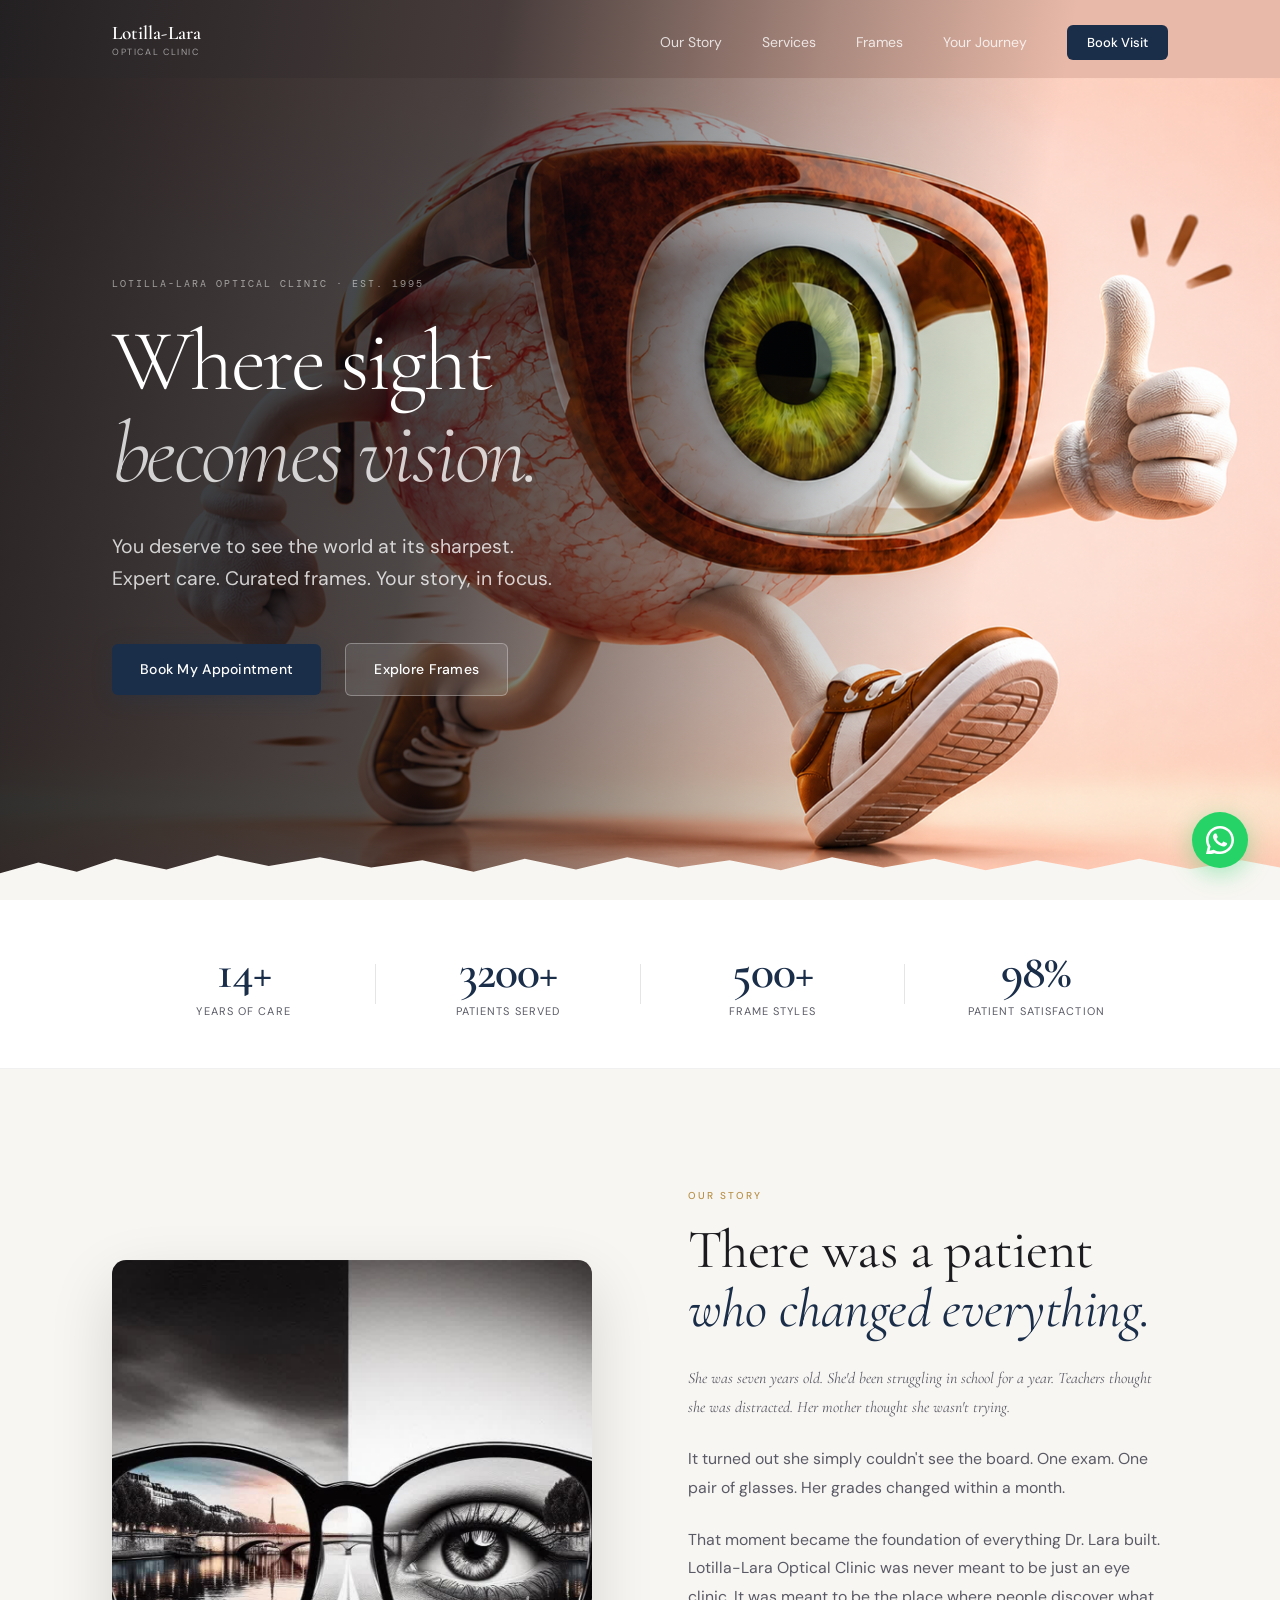
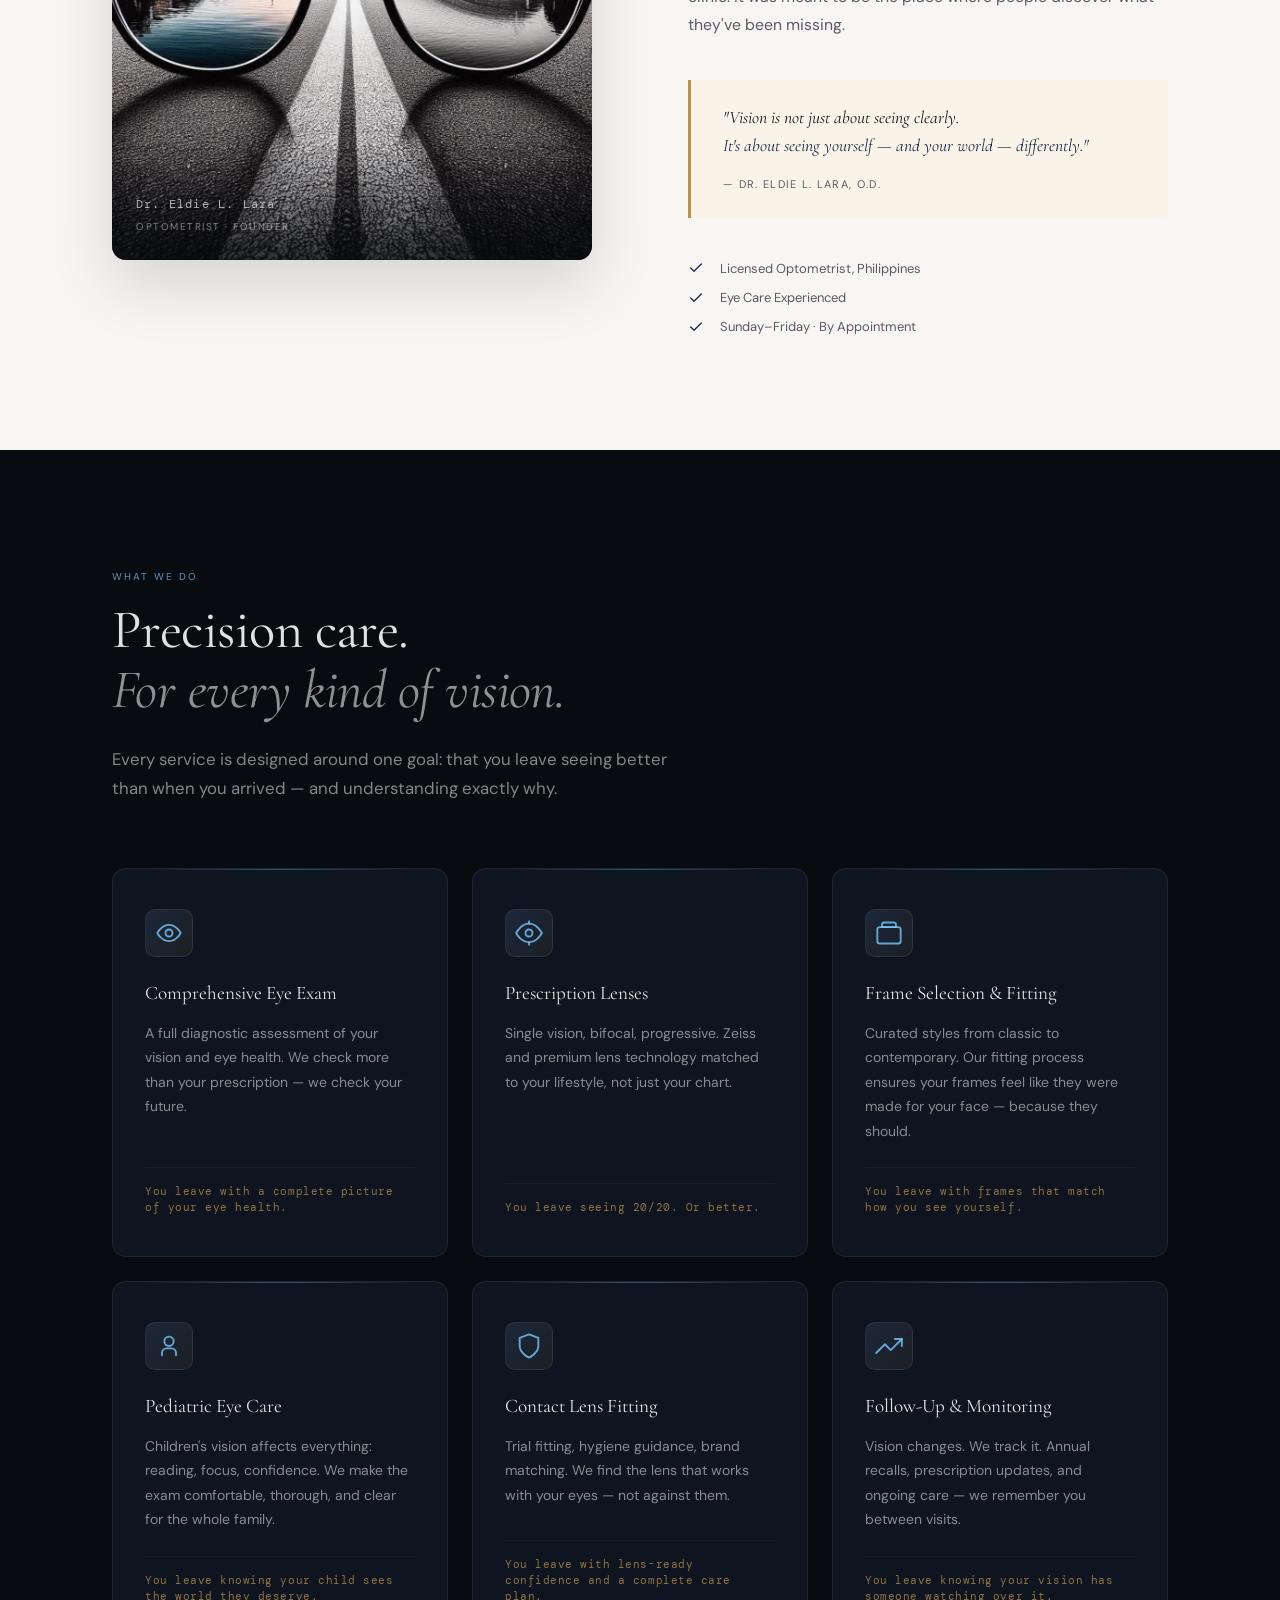
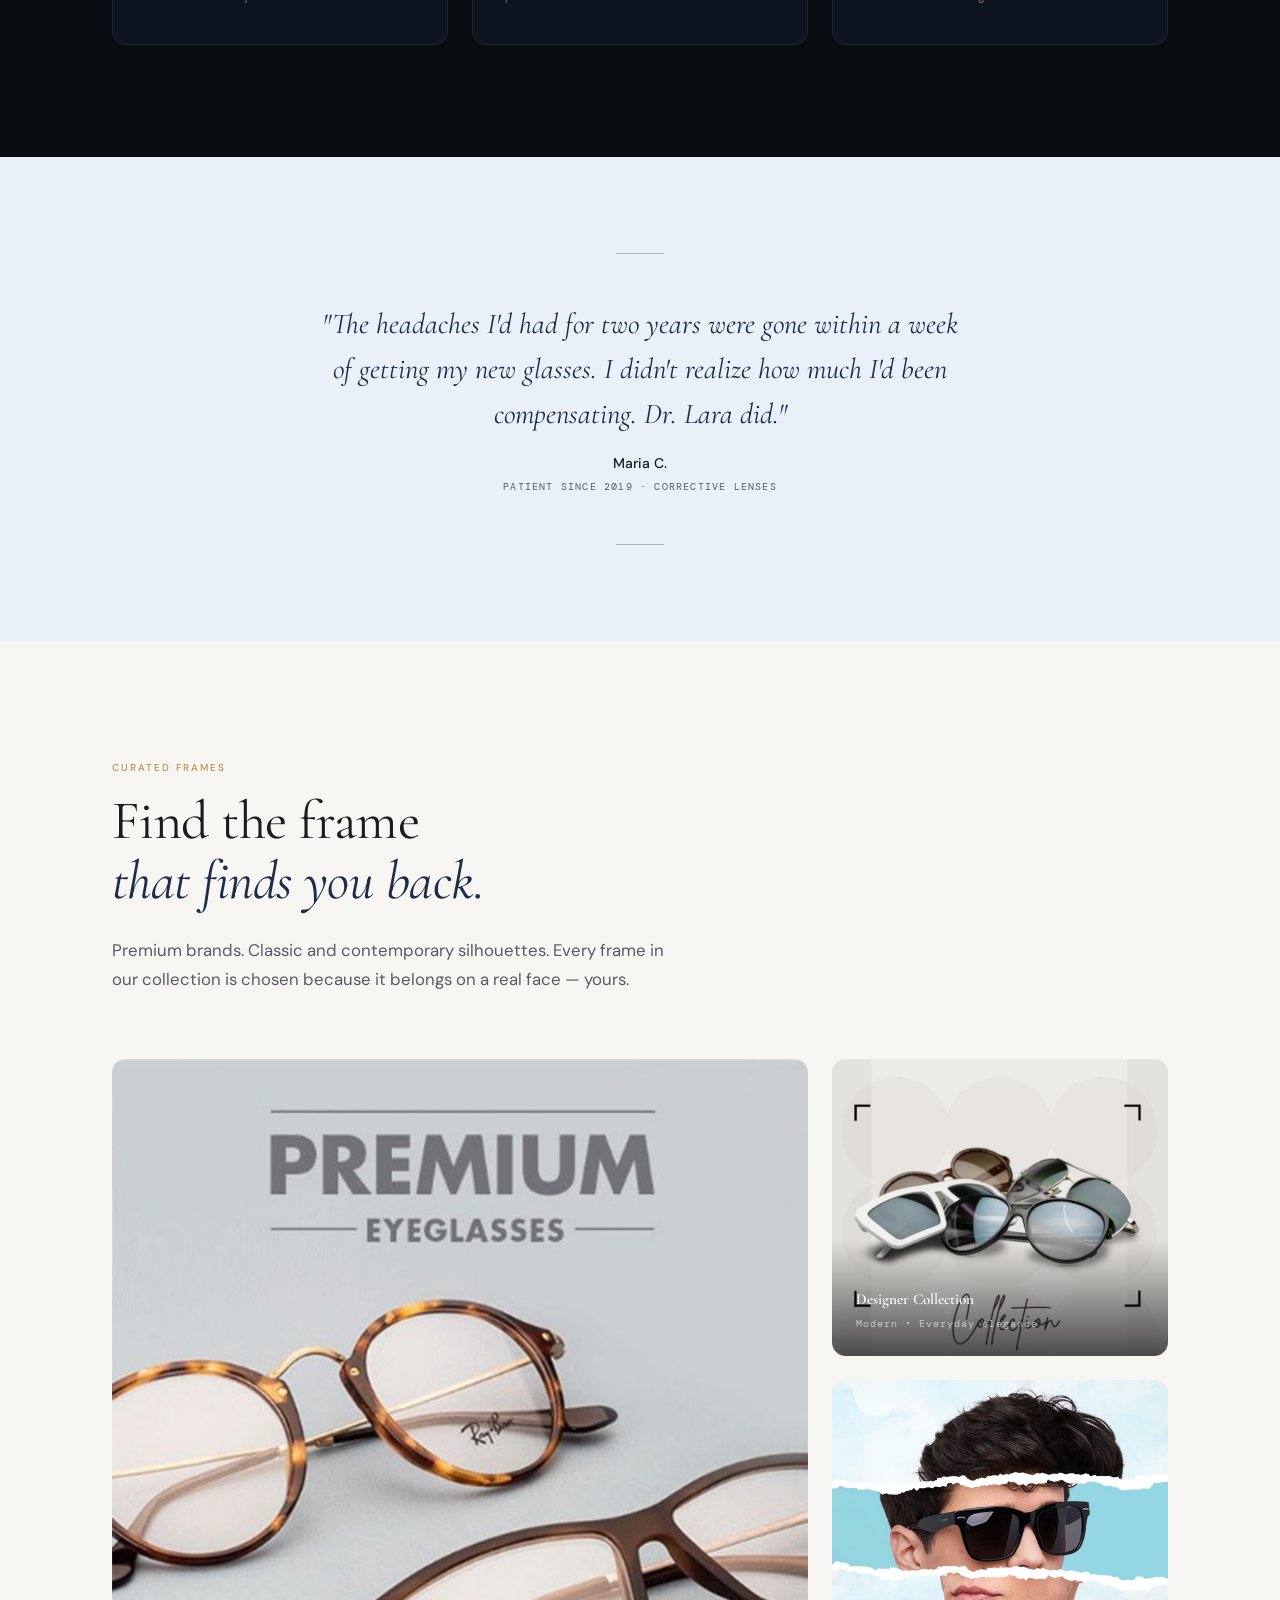
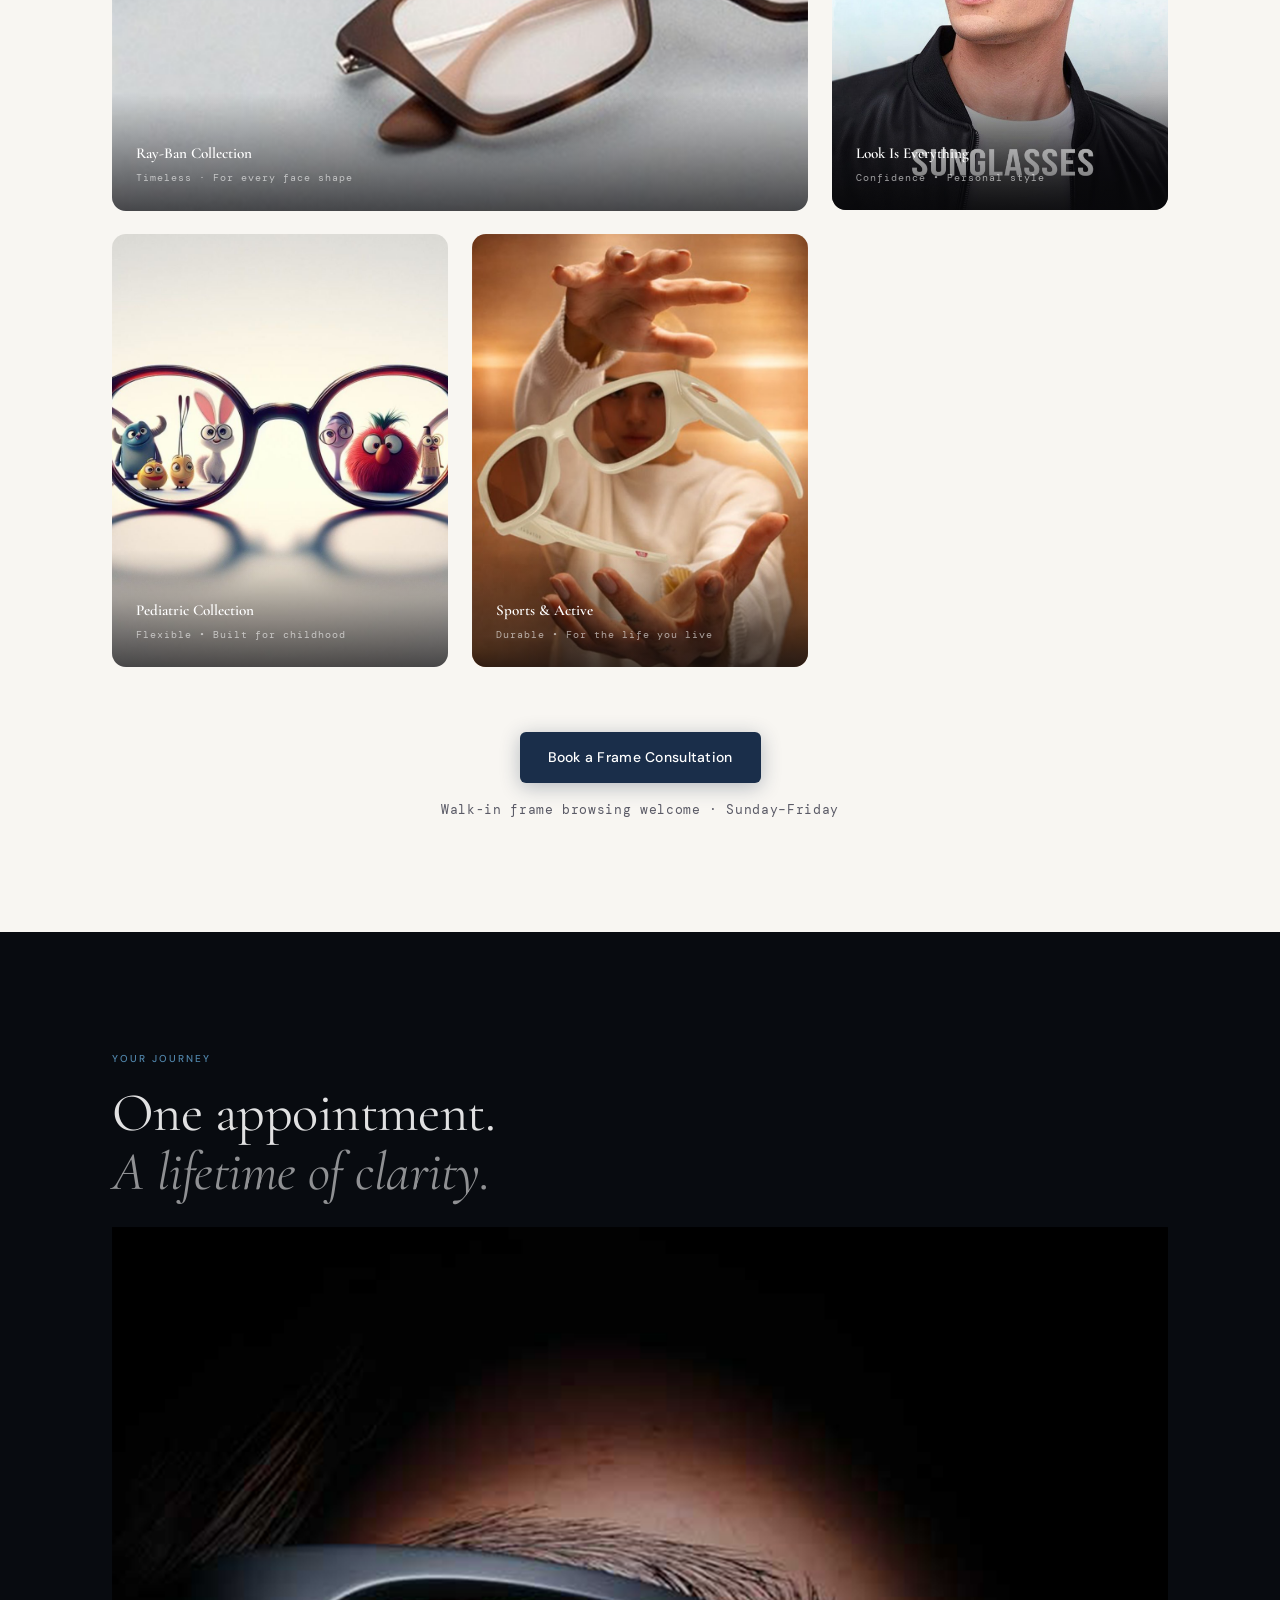
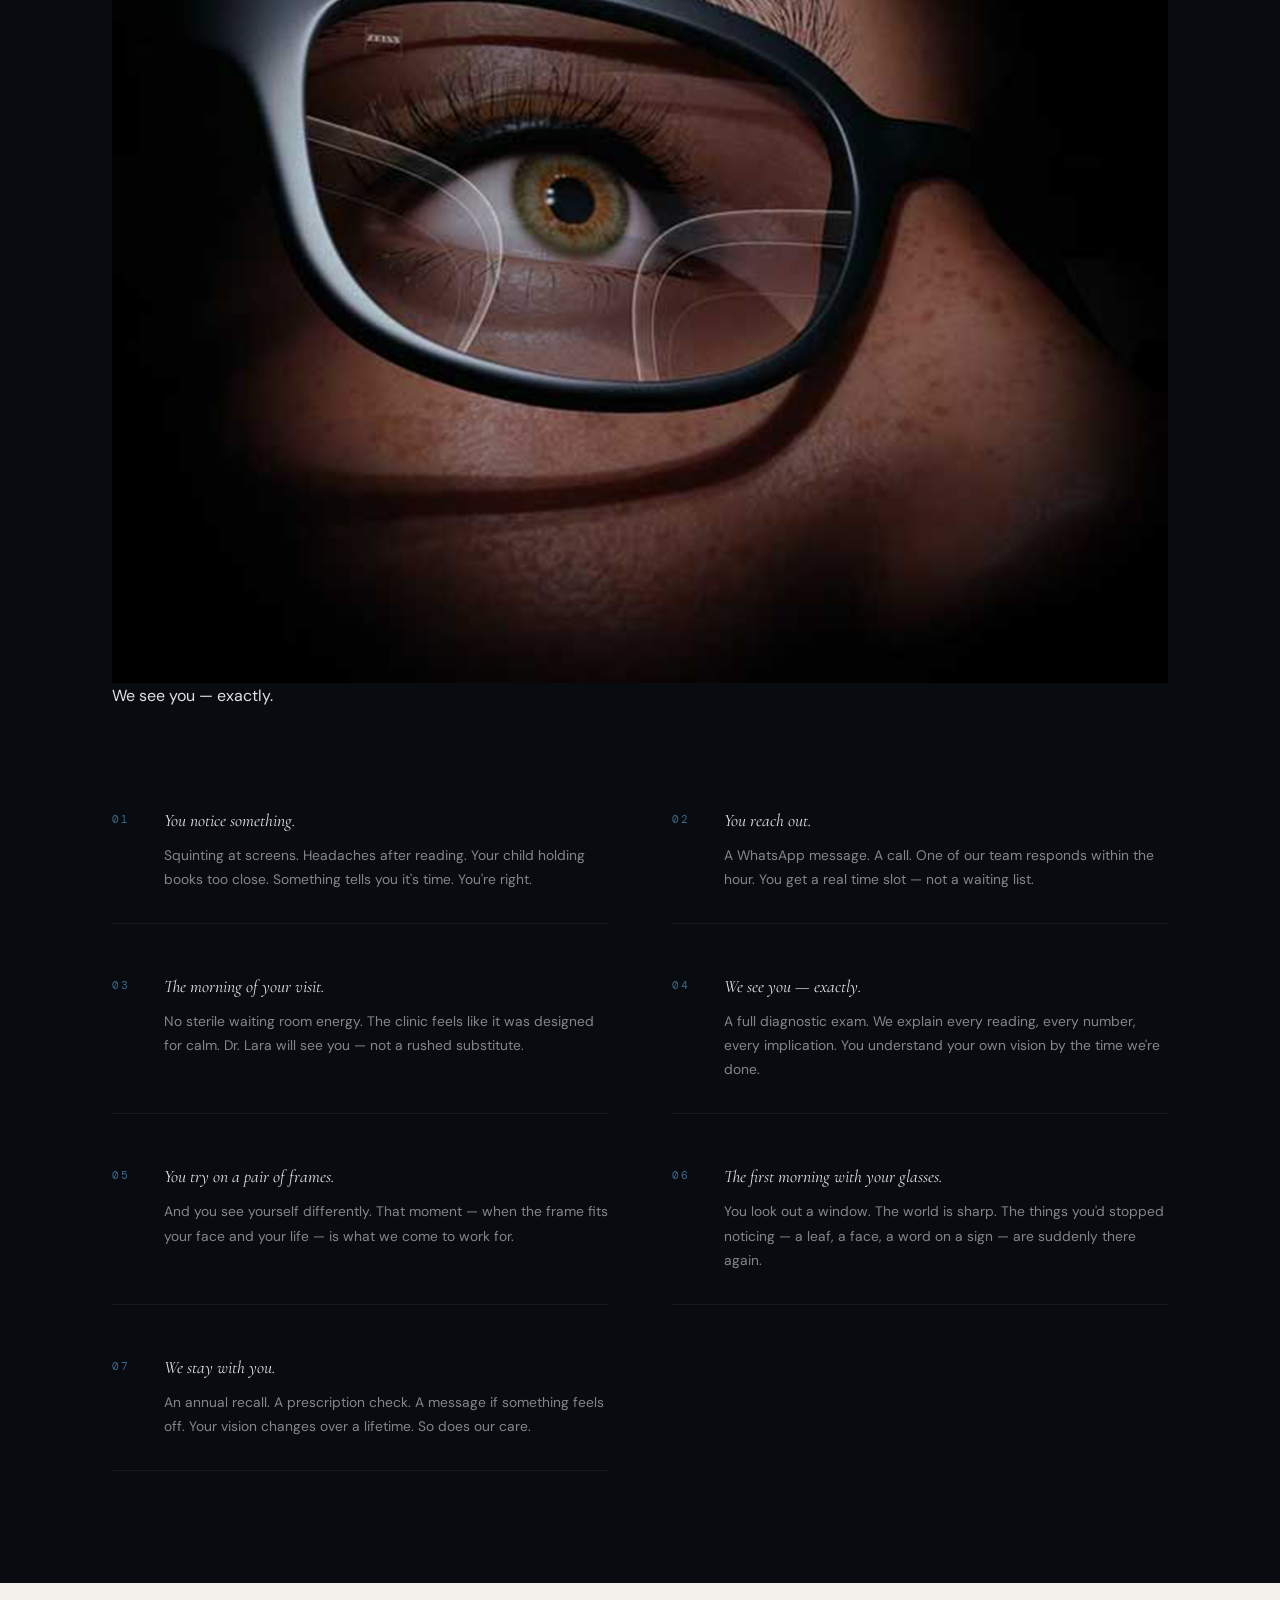
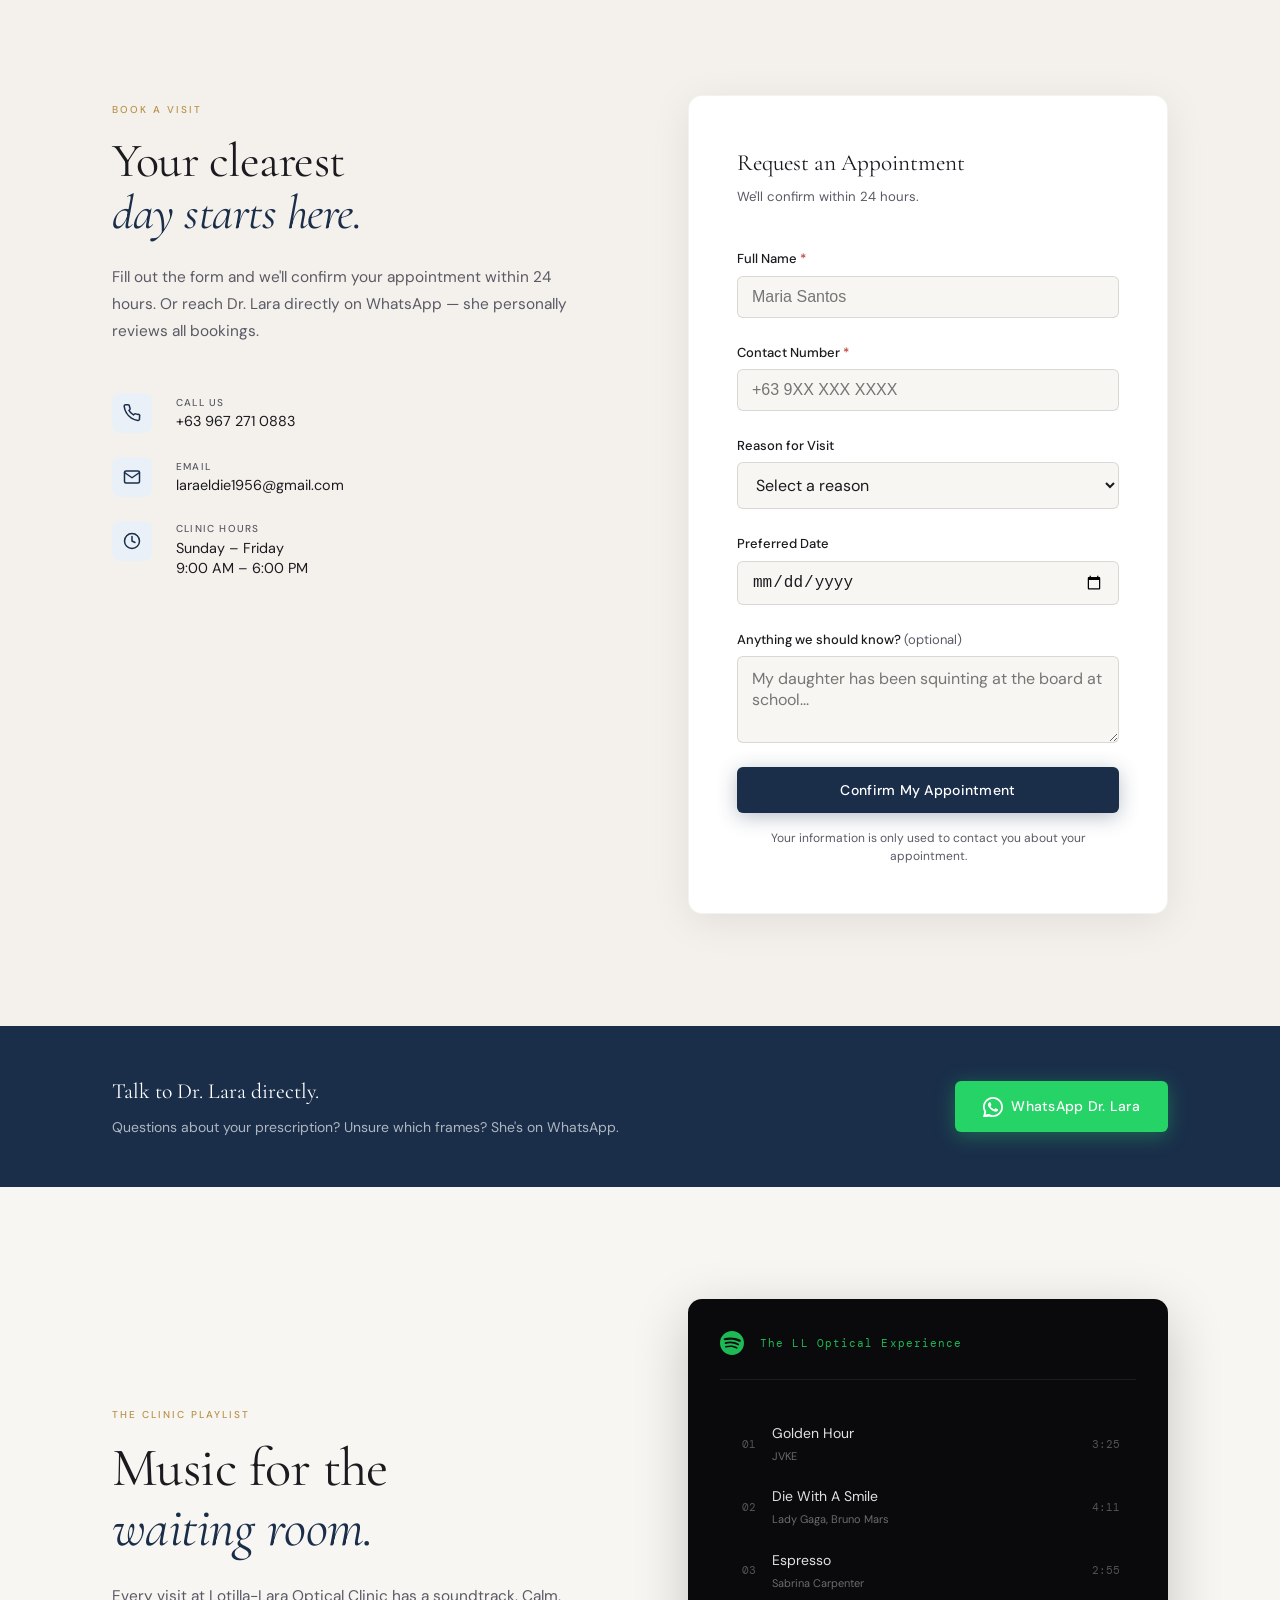
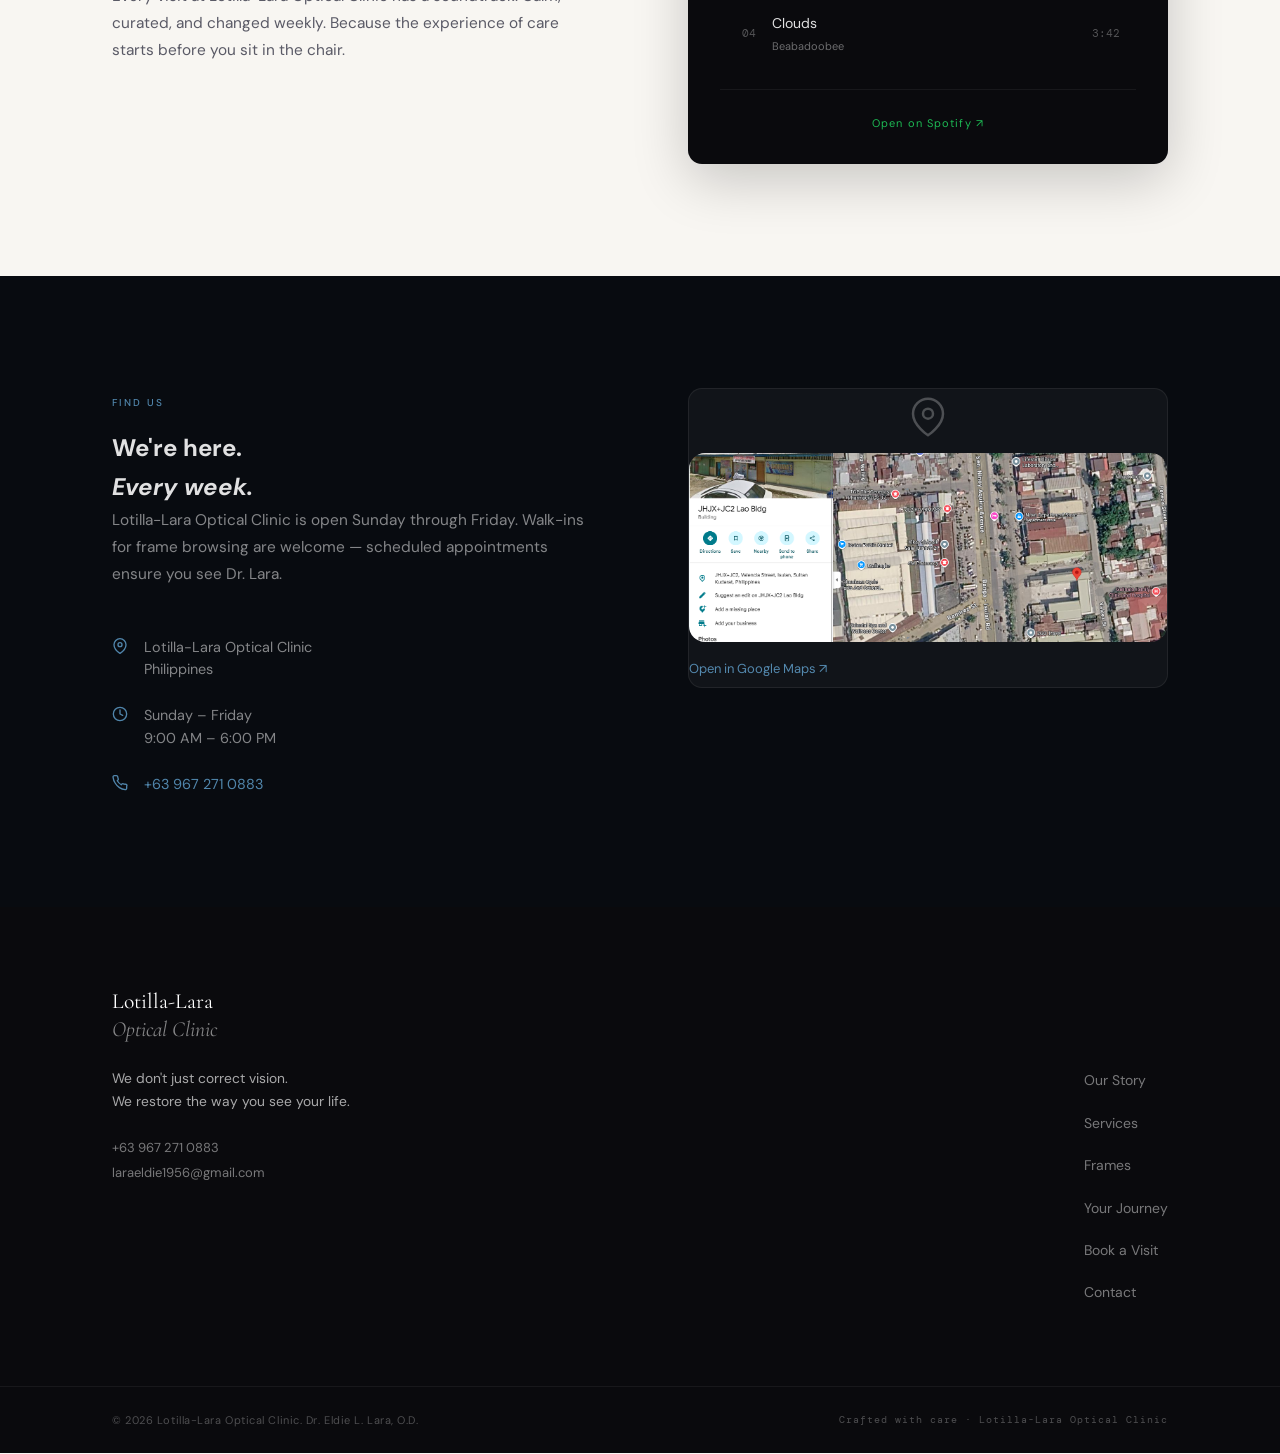
<file: index.html>
<!DOCTYPE html>
<html lang="en">
<head>
  <meta charset="UTF-8" />
  <meta name="viewport" content="width=device-width, initial-scale=1.0" />
  <title>Lotilla-Lara Optical Clinic — Where Sight Becomes Vision</title>
  <meta name="description" content="Premium optical care in the heart of the Philippines. Expert eye examinations, curated frames, and a vision journey designed around you. Book with Dr. Eldie L. Lara." />
  <link rel="preconnect" href="https://fonts.googleapis.com" />
  <link rel="preconnect" href="https://fonts.gstatic.com" crossorigin />
  <link href="https://fonts.googleapis.com/css2?family=Cormorant+Garamond:ital,wght@0,300;0,400;0,600;1,300;1,400;1,600&family=DM+Sans:ital,opsz,wght@0,9..40,300;0,9..40,400;0,9..40,500;1,9..40,300&family=DM+Mono:wght@400;500&display=swap" rel="stylesheet" />
  <link rel="stylesheet" href="style.css?v=010" />
</head>
<body>

  <!-- SKIP NAV -->
  <a href="#main" class="skip-nav">Skip to main content</a>

  <!-- ============================================================
       NAV
  ============================================================ -->
  <nav class="nav" id="nav" role="navigation" aria-label="Main navigation">
    <div class="nav-inner">
      <a href="#" class="nav-logo" aria-label="Lotilla-Lara Optical Clinic home">
        <span class="nav-logo-name">Lotilla-Lara</span>
        <span class="nav-logo-sub">Optical Clinic</span>
      </a>
      <ul class="nav-links" role="list">
        <li><a href="#story">Our Story</a></li>
        <li><a href="#services">Services</a></li>
        <li><a href="#frames">Frames</a></li>
        <li><a href="#journey">Your Journey</a></li>
        <li><a href="#booking" class="nav-cta">Book Visit</a></li>
      </ul>
      <button class="nav-hamburger" aria-label="Open menu" aria-expanded="false" onclick="toggleMenu(this)">
        <span></span><span></span><span></span>
      </button>
    </div>
    <div class="nav-mobile" id="navMobile" aria-hidden="true">
      <a href="#story" onclick="closeMenu()">Our Story</a>
      <a href="#services" onclick="closeMenu()">Services</a>
      <a href="#frames" onclick="closeMenu()">Frames</a>
      <a href="#journey" onclick="closeMenu()">Your Journey</a>
      <a href="#booking" onclick="closeMenu()">Book Visit</a>
    </div>
  </nav>

  <main id="main">

    <!-- ============================================================
       HERO — EYLOTL™ Full Character
  ============================================================ -->
  <section class="hero" id="hero" aria-label="Hero">
    <div class="hero-bg">
      <img
        src="assets/images/hero/hero91.png"
        alt="EYLOTL™ — Full body mascot running with thumbs up, wearing stylish brown glasses"
        class="hero-img"
        id="heroImg"
      />
      <div class="hero-overlay" aria-hidden="true"></div>
      <!-- IMPLEMENTATION_007 ML-002: Eye blink overlay -->
      <div class="hero-blink" aria-hidden="true"></div>
    </div>

    <div class="hero-content">
      <div class="hero-text">
        <p class="hero-eyebrow">Lotilla-Lara Optical Clinic · Est. 1995</p>
        <h1 class="hero-title">
          Where sight<br />
          <em>becomes vision.</em>
        </h1>
        <p class="hero-lead">
          You deserve to see the world at its sharpest.<br />
          Expert care. Curated frames. Your story, in focus.
        </p>
        <div class="hero-actions">
          <a href="#booking" class="btn btn-primary">Book My Appointment</a>
          <a href="#frames" class="btn btn-ghost">Explore Frames</a>
        </div>
      </div>
    </div>

    <div class="hero-torn" aria-hidden="true"></div>
  </section>
  
  <!-- ============================================================
       TRUST BAR
  ============================================================ -->
  <section class="trust-bar" id="trust" aria-label="Clinic statistics">
    <div class="container trust-bar-inner">
      <div class="trust-stat">
        <span class="trust-number" data-target="14" data-suffix="+">0</span>
        <span class="trust-label">years of care</span>
      </div>
      <div class="trust-divider" aria-hidden="true"></div>
      <div class="trust-stat">
        <span class="trust-number" data-target="3200" data-suffix="+">0</span>
        <span class="trust-label">patients served</span>
      </div>
      <div class="trust-divider" aria-hidden="true"></div>
      <div class="trust-stat">
        <span class="trust-number" data-target="500" data-suffix="+">0</span>
        <span class="trust-label">frame styles</span>
      </div>
      <div class="trust-divider" aria-hidden="true"></div>
      <div class="trust-stat">
        <span class="trust-number" data-target="98" data-suffix="%">0</span>
        <span class="trust-label">patient satisfaction</span>
      </div>
    </div>
  </section>

  <!-- ============================================================
       FOUNDER STORY
  ============================================================ -->
  <section class="section story" id="story" aria-labelledby="story-title">
    <div class="container">
      <div class="story-grid">

        <div class="story-image-col">
          <div class="story-image-frame">
            <img
              src="assets/images/hero/hero5.png"
              alt="Through a pair of glasses: one lens reflects a vibrant city, the other reveals the eye behind the vision"
              class="story-img"
            />
            <div class="story-image-caption">
              <span class="mono">Dr. Eldie L. Lara</span>
              <span>Optometrist · Founder</span>
            </div>
          </div>
        </div>

        <div class="story-text-col">
          <span class="section-label">Our Story</span>
          <h2 class="section-title" id="story-title">
            There was a patient<br />
            <em>who changed everything.</em>
          </h2>

          <p class="story-lead">
            She was seven years old. She'd been struggling in school for a year. Teachers thought she was distracted. Her mother thought she wasn't trying.
          </p>

          <p>
            It turned out she simply couldn't see the board. One exam. One pair of glasses. Her grades changed within a month.
          </p>

          <p>
            That moment became the foundation of everything Dr. Lara built. Lotilla-Lara Optical Clinic was never meant to be just an eye clinic. It was meant to be the place where people discover what they've been missing.
          </p>

          <blockquote class="story-quote">
            "Vision is not just about seeing clearly.<br />
            <em>It's about seeing yourself — and your world — differently."</em>
            <cite>— Dr. Eldie L. Lara, O.D.</cite>
          </blockquote>

          <div class="story-credentials">
            <div class="credential-badge">
              <svg width="16" height="16" viewBox="0 0 24 24" fill="none" stroke="currentColor" stroke-width="2" stroke-linecap="round" stroke-linejoin="round" aria-hidden="true"><polyline points="20 6 9 17 4 12"/></svg>
              <span>Licensed Optometrist, Philippines</span>
            </div>
            <div class="credential-badge">
              <svg width="16" height="16" viewBox="0 0 24 24" fill="none" stroke="currentColor" stroke-width="2" stroke-linecap="round" stroke-linejoin="round" aria-hidden="true"><polyline points="20 6 9 17 4 12"/></svg>
              <span>Eye Care Experienced</span>
            </div>
            <div class="credential-badge">
              <svg width="16" height="16" viewBox="0 0 24 24" fill="none" stroke="currentColor" stroke-width="2" stroke-linecap="round" stroke-linejoin="round" aria-hidden="true"><polyline points="20 6 9 17 4 12"/></svg>
              <span>Sunday–Friday · By Appointment</span>
            </div>
          </div>
        </div>

      </div>
    </div>
  </section>

  <!-- ============================================================
       SERVICES (NVIDIA DARK LAYER)
  ============================================================ -->
  <section class="section services dark-section" id="services" aria-labelledby="services-title">
    <div class="container">
      <span class="section-label accent-blue">What We Do</span>
      <h2 class="section-title light" id="services-title">
        Precision care.<br />
        <em>For every kind of vision.</em>
      </h2>
      <p class="section-intro light">
        Every service is designed around one goal: that you leave seeing better than when you arrived — and understanding exactly why.
      </p>

      <div class="services-grid">

        <div class="service-card glass-card">
          <div class="service-card-accent" aria-hidden="true"></div>
          <div class="service-icon">
            <svg width="28" height="28" viewBox="0 0 24 24" fill="none" stroke="currentColor" stroke-width="1.6" stroke-linecap="round" stroke-linejoin="round" aria-hidden="true"><circle cx="12" cy="12" r="3"/><path d="M2 12s3.6-7 10-7 10 7 10 7-3.6 7-10 7-10-7-10-7z"/></svg>
          </div>
          <h3 class="service-title">Comprehensive Eye Exam</h3>
          <p class="service-body">A full diagnostic assessment of your vision and eye health. We check more than your prescription — we check your future.</p>
          <span class="service-outcome">You leave with a complete picture of your eye health.</span>
        </div>

        <div class="service-card glass-card">
          <div class="service-card-accent" aria-hidden="true"></div>
          <div class="service-icon">
            <svg width="28" height="28" viewBox="0 0 24 24" fill="none" stroke="currentColor" stroke-width="1.6" stroke-linecap="round" stroke-linejoin="round" aria-hidden="true"><path d="M1 12s4-8 11-8 11 8 11 8-4 8-11 8-11-8-11-8z"/><circle cx="12" cy="12" r="3"/><line x1="12" y1="2" x2="12" y2="4"/><line x1="12" y1="20" x2="12" y2="22"/></svg>
          </div>
          <h3 class="service-title">Prescription Lenses</h3>
          <p class="service-body">Single vision, bifocal, progressive. Zeiss and premium lens technology matched to your lifestyle, not just your chart.</p>
          <span class="service-outcome">You leave seeing 20/20. Or better.</span>
        </div>

        <div class="service-card glass-card">
          <div class="service-card-accent" aria-hidden="true"></div>
          <div class="service-icon">
            <svg width="28" height="28" viewBox="0 0 24 24" fill="none" stroke="currentColor" stroke-width="1.6" stroke-linecap="round" stroke-linejoin="round" aria-hidden="true"><rect x="2" y="7" width="20" height="14" rx="2"/><path d="M16 3H8a2 2 0 0 0-2 2v2h12V5a2 2 0 0 0-2-2z"/></svg>
          </div>
          <h3 class="service-title">Frame Selection & Fitting</h3>
          <p class="service-body">Curated styles from classic to contemporary. Our fitting process ensures your frames feel like they were made for your face — because they should.</p>
          <span class="service-outcome">You leave with frames that match how you see yourself.</span>
        </div>

        <div class="service-card glass-card">
          <div class="service-card-accent" aria-hidden="true"></div>
          <div class="service-icon">
            <svg width="28" height="28" viewBox="0 0 24 24" fill="none" stroke="currentColor" stroke-width="1.6" stroke-linecap="round" stroke-linejoin="round" aria-hidden="true"><circle cx="12" cy="8" r="4"/><path d="M6 20v-2a4 4 0 0 1 4-4h4a4 4 0 0 1 4 4v2"/></svg>
          </div>
          <h3 class="service-title">Pediatric Eye Care</h3>
          <p class="service-body">Children's vision affects everything: reading, focus, confidence. We make the exam comfortable, thorough, and clear for the whole family.</p>
          <span class="service-outcome">You leave knowing your child sees the world they deserve.</span>
        </div>

        <div class="service-card glass-card">
          <div class="service-card-accent" aria-hidden="true"></div>
          <div class="service-icon">
            <svg width="28" height="28" viewBox="0 0 24 24" fill="none" stroke="currentColor" stroke-width="1.6" stroke-linecap="round" stroke-linejoin="round" aria-hidden="true"><path d="M12 22s8-4 8-10V5l-8-3-8 3v7c0 6 8 10 8 10z"/></svg>
          </div>
          <h3 class="service-title">Contact Lens Fitting</h3>
          <p class="service-body">Trial fitting, hygiene guidance, brand matching. We find the lens that works with your eyes — not against them.</p>
          <span class="service-outcome">You leave with lens-ready confidence and a complete care plan.</span>
        </div>

        <div class="service-card glass-card">
          <div class="service-card-accent" aria-hidden="true"></div>
          <div class="service-icon">
            <svg width="28" height="28" viewBox="0 0 24 24" fill="none" stroke="currentColor" stroke-width="1.6" stroke-linecap="round" stroke-linejoin="round" aria-hidden="true"><polyline points="23 6 13.5 15.5 8.5 10.5 1 18"/><polyline points="17 6 23 6 23 12"/></svg>
          </div>
          <h3 class="service-title">Follow-Up & Monitoring</h3>
          <p class="service-body">Vision changes. We track it. Annual recalls, prescription updates, and ongoing care — we remember you between visits.</p>
          <span class="service-outcome">You leave knowing your vision has someone watching over it.</span>
        </div>

      </div>
    </div>
  </section>

  <!-- ============================================================
       PULL QUOTE
  ============================================================ -->
  <section class="pull-quote-section" aria-label="Patient testimonial">
    <div class="pull-quote-inner">
      <div class="pq-line" aria-hidden="true"></div>
      <blockquote class="pull-quote">
        <p>"The headaches I'd had for two years were gone within a week of getting my new glasses. I didn't realize how much I'd been compensating. Dr. Lara did."</p>
        <cite>
          <span class="pq-name">Maria C.</span>
          <span class="pq-detail">Patient since 2019 · Corrective lenses</span>
        </cite>
      </blockquote>
      <div class="pq-line" aria-hidden="true"></div>
    </div>
  </section>

  <!-- ============================================================
       FRAMES GALLERY — IMPLEMENTATION_010
  ============================================================ -->
  <section class="section frames" id="frames" aria-labelledby="frames-title">
    <!-- E001: Floating atmosphere layer — injected by JS, aria-hidden -->
    <div class="frames-atmosphere" id="framesAtmosphere" aria-hidden="true"></div>
    <!-- IMP010: Soft collection spotlight — tracks hover color -->
    <div class="frames-spotlight" id="framesSpotlight" aria-hidden="true"></div>

    <div class="container frames-container">
      <span class="section-label">Curated Frames</span>
      <h2 class="section-title" id="frames-title">
        Find the frame<br />
        <em>that finds you back.</em>
      </h2>
      <p class="section-intro">
        Premium brands. Classic and contemporary silhouettes. Every frame in our collection is chosen because it belongs on a real face — yours.
      </p>

      <div class="frames-grid">
        <div class="frame-card frame-card--hero"
             data-collection="rayban"
             data-accent="#B8924A"
             role="button" tabindex="0"
             aria-label="Open Ray-Ban Collection gallery">
          <img src="assets/images/gallery/LL16.png" alt="Premium Ray-Ban eyeglass frames — tortoiseshell round and rectangular styles" />
          <div class="frame-card-reflection" aria-hidden="true"></div>
          <div class="frame-card-info">
            <span class="frame-style">Ray-Ban Collection</span>
            <span class="frame-mood">Timeless · For every face shape</span>
          </div>
          <div class="frame-accent-bar" aria-hidden="true"></div>
          <span class="frame-explore-badge" aria-hidden="true">Explore →</span>
        </div>

        <div class="frame-card"
             data-collection="designer"
             data-accent="#8BA8C8"
             role="button" tabindex="0"
             aria-label="Open Designer Collection gallery">
          <img src="assets/images/gallery/LL17.png" alt="Designer Collection">
          <div class="frame-card-reflection" aria-hidden="true"></div>
          <div class="frame-card-info">
            <span class="frame-style">Designer Collection</span>
            <span class="frame-mood">Modern • Everyday elegance</span>
          </div>
          <div class="frame-accent-bar" aria-hidden="true"></div>
          <span class="frame-explore-badge" aria-hidden="true">Explore →</span>
        </div>

        <div class="frame-card"
             data-collection="look"
             data-accent="#C8A0B4"
             role="button" tabindex="0"
             aria-label="Open Look Is Everything gallery">
          <img src="assets/images/gallery/LL18.png" alt="Look Is Everything">
          <div class="frame-card-reflection" aria-hidden="true"></div>
          <div class="frame-card-info">
            <span class="frame-style">Look Is Everything</span>
            <span class="frame-mood">Confidence • Personal style</span>
          </div>
          <div class="frame-accent-bar" aria-hidden="true"></div>
          <span class="frame-explore-badge" aria-hidden="true">Explore →</span>
        </div>

        <div class="frame-card"
             data-collection="pediatric"
             data-accent="#88BBA0"
             role="button" tabindex="0"
             aria-label="Open Pediatric Collection gallery">
          <img src="assets/images/gallery/LL19.png" alt="Pediatric Collection">
          <div class="frame-card-reflection" aria-hidden="true"></div>
          <div class="frame-card-info">
            <span class="frame-style">Pediatric Collection</span>
            <span class="frame-mood">Flexible • Built for childhood</span>
          </div>
          <div class="frame-accent-bar" aria-hidden="true"></div>
          <span class="frame-explore-badge" aria-hidden="true">Explore →</span>
        </div>

        <div class="frame-card frame-card-wide"
             data-collection="sports"
             data-accent="#A0B4D0"
             role="button" tabindex="0"
             aria-label="Open Sports & Active gallery">
          <img src="assets/images/gallery/LL20.png" alt="Sports & Active">
          <div class="frame-card-reflection" aria-hidden="true"></div>
          <div class="frame-card-info">
            <span class="frame-style">Sports & Active</span>
            <span class="frame-mood">Durable • For the life you live</span>
          </div>
          <div class="frame-accent-bar" aria-hidden="true"></div>
          <span class="frame-explore-badge" aria-hidden="true">Explore →</span>
        </div>
      </div>

      <div class="frames-cta">
        <a href="#booking" class="btn btn-primary">Book a Frame Consultation</a>
        <p class="frames-note">Walk-in frame browsing welcome · Sunday–Friday</p>
      </div>
    </div><!-- /.frames-container -->
  </section>

  <!-- ============================================================
       PATIENT JOURNEY TIMELINE
  ============================================================ -->
  <section class="section journey dark-section" id="journey" aria-labelledby="journey-title">
    <div class="container">
      <span class="section-label accent-blue">Your Journey</span>
      <h2 class="section-title light" id="journey-title">
        One appointment.<br />
        <em>A lifetime of clarity.</em>
      </h2>

      <!-- Clean Cinematic Visual -->
      <div class="journey-intro-visual">
        <img 
          src="assets/images/hero/hero3.png" 
          alt="Close-up of a focused eye wearing premium glasses — clarity and vision"
          class="journey-bg-image"
        />
        
        <!-- Single editorial quote in safe lower-left area -->
        <div class="journey-editorial-quote">
          We see you — exactly.
        </div>
      </div>

      <div class="journey-steps">

        <div class="journey-step">
          <div class="step-number mono" aria-hidden="true">01</div>
          <div class="step-content">
            <h3 class="step-title">You notice something.</h3>
            <p>Squinting at screens. Headaches after reading. Your child holding books too close. Something tells you it's time. You're right.</p>
          </div>
        </div>

        <div class="journey-step">
          <div class="step-number mono" aria-hidden="true">02</div>
          <div class="step-content">
            <h3 class="step-title">You reach out.</h3>
            <p>A WhatsApp message. A call. One of our team responds within the hour. You get a real time slot — not a waiting list.</p>
          </div>
        </div>

        <div class="journey-step">
          <div class="step-number mono" aria-hidden="true">03</div>
          <div class="step-content">
            <h3 class="step-title">The morning of your visit.</h3>
            <p>No sterile waiting room energy. The clinic feels like it was designed for calm. Dr. Lara will see you — not a rushed substitute.</p>
          </div>
        </div>

        <div class="journey-step">
          <div class="step-number mono" aria-hidden="true">04</div>
          <div class="step-content">
            <h3 class="step-title">We see you — exactly.</h3>
            <p>A full diagnostic exam. We explain every reading, every number, every implication. You understand your own vision by the time we're done.</p>
          </div>
        </div>

        <div class="journey-step">
          <div class="step-number mono" aria-hidden="true">05</div>
          <div class="step-content">
            <h3 class="step-title">You try on a pair of frames.</h3>
            <p>And you see yourself differently. That moment — when the frame fits your face and your life — is what we come to work for.</p>
          </div>
        </div>

        <div class="journey-step">
          <div class="step-number mono" aria-hidden="true">06</div>
          <div class="step-content">
            <h3 class="step-title">The first morning with your glasses.</h3>
            <p>You look out a window. The world is sharp. The things you'd stopped noticing — a leaf, a face, a word on a sign — are suddenly there again.</p>
          </div>
        </div>

        <div class="journey-step">
          <div class="step-number mono" aria-hidden="true">07</div>
          <div class="step-content">
            <h3 class="step-title">We stay with you.</h3>
            <p>An annual recall. A prescription check. A message if something feels off. Your vision changes over a lifetime. So does our care.</p>
          </div>
        </div>

      </div>
    </div>
  </section>

  <!-- ============================================================
       BOOKING
  ============================================================ -->
  <section class="section booking" id="booking" aria-labelledby="booking-title">
    <div class="container booking-inner">
      <div class="booking-left">
        <span class="section-label">Book a Visit</span>
        <h2 class="booking-title" id="booking-title">
          Your clearest<br />
          <em>day starts here.</em>
        </h2>
        <p class="booking-body">
          Fill out the form and we'll confirm your appointment within 24 hours. Or reach Dr. Lara directly on WhatsApp — she personally reviews all bookings.
        </p>

        <div class="booking-methods">
          <a href="tel:+639672710883" class="booking-method">
            <div class="bm-icon">
              <svg width="18" height="18" viewBox="0 0 24 24" fill="none" stroke="currentColor" stroke-width="2" stroke-linecap="round" stroke-linejoin="round" aria-hidden="true"><path d="M22 16.92v3a2 2 0 0 1-2.18 2 19.79 19.79 0 0 1-8.63-3.07A19.5 19.5 0 0 1 4.69 12 19.79 19.79 0 0 1 1.65 3.5 2 2 0 0 1 3.62 1h3a2 2 0 0 1 2 1.72c.127.96.361 1.903.7 2.81a2 2 0 0 1-.45 2.11L7.91 8.6a16 16 0 0 0 6 6l.97-.97a2 2 0 0 1 2.11-.45c.907.339 1.85.573 2.81.7A2 2 0 0 1 22 16.92z"/></svg>
            </div>
            <div>
              <div class="bm-label">Call us</div>
              <div class="bm-value">+63 967 271 0883</div>
            </div>
          </a>

          <a href="mailto:laraeldie1956@gmail.com" class="booking-method">
            <div class="bm-icon">
              <svg width="18" height="18" viewBox="0 0 24 24" fill="none" stroke="currentColor" stroke-width="2" stroke-linecap="round" stroke-linejoin="round" aria-hidden="true"><path d="M4 4h16c1.1 0 2 .9 2 2v12c0 1.1-.9 2-2 2H4c-1.1 0-2-.9-2-2V6c0-1.1.9-2 2-2z"/><polyline points="22,6 12,13 2,6"/></svg>
            </div>
            <div>
              <div class="bm-label">Email</div>
              <div class="bm-value">laraeldie1956@gmail.com</div>
            </div>
          </a>

          <div class="booking-hours">
            <div class="bm-icon">
              <svg width="18" height="18" viewBox="0 0 24 24" fill="none" stroke="currentColor" stroke-width="2" stroke-linecap="round" stroke-linejoin="round" aria-hidden="true"><circle cx="12" cy="12" r="10"/><polyline points="12 6 12 12 16 14"/></svg>
            </div>
            <div>
              <div class="bm-label">Clinic Hours</div>
              <div class="bm-value">Sunday – Friday<br />9:00 AM – 6:00 PM</div>
            </div>
          </div>
        </div>
      </div>

      <div class="booking-right">
        <div class="booking-form" id="bookingForm">
          <h3 class="form-title">Request an Appointment</h3>
          <p class="form-sub">We'll confirm within 24 hours.</p>

          <div class="form-field">
            <label for="name">Full Name <span class="required">*</span></label>
            <input type="text" id="name" name="name" placeholder="Maria Santos" autocomplete="name" required />
          </div>

          <div class="form-field">
            <label for="phone">Contact Number <span class="required">*</span></label>
            <input type="tel" id="phone" name="phone" placeholder="+63 9XX XXX XXXX" autocomplete="tel" required />
          </div>

          <div class="form-field">
            <label for="reason">Reason for Visit</label>
            <select id="reason" name="reason">
              <option value="" disabled selected>Select a reason</option>
              <option value="first-exam">First Eye Examination</option>
              <option value="follow-up">Follow-Up / Check-Up</option>
              <option value="frames-only">Frame Selection Only</option>
              <option value="pediatric">Pediatric Eye Exam (Child)</option>
              <option value="contacts">Contact Lens Fitting</option>
              <option value="other">Other</option>
            </select>
          </div>

          <div class="form-field">
            <label for="preferred-date">Preferred Date</label>
            <input type="date" id="preferred-date" name="preferred-date" />
          </div>

          <div class="form-field">
            <label for="message">Anything we should know? <span class="label-opt">(optional)</span></label>
            <textarea id="message" name="message" rows="3" placeholder="My daughter has been squinting at the board at school..."></textarea>
          </div>

          <button type="button" class="btn btn-primary btn-full" onclick="submitBookingForm()">
            Confirm My Appointment
          </button>

          <p class="form-note">Your information is only used to contact you about your appointment.</p>
        </div>
      </div>
    </div>
  </section>

  <!-- ============================================================
       WHATSAPP CTA BAND
  ============================================================ -->
  <section class="wa-band" aria-label="WhatsApp contact">
    <div class="container wa-band-inner">
      <div class="wa-text">
        <span class="wa-title">Talk to Dr. Lara directly.</span>
        <span class="wa-sub">Questions about your prescription? Unsure which frames? She's on WhatsApp.</span>
      </div>
      <a
        href="https://wa.me/639672710883?text=Hello%20Dr.%20Lara%2C%20I%20would%20like%20to%20book%20an%20eye%20examination%20or%20frame%20consultation."
        class="btn btn-wa"
        target="_blank"
        rel="noopener noreferrer"
        aria-label="Chat on WhatsApp"
      >
        <svg width="20" height="20" viewBox="0 0 24 24" fill="currentColor" aria-hidden="true"><path d="M17.472 14.382c-.297-.149-1.758-.867-2.03-.967-.273-.099-.471-.148-.67.15-.197.297-.767.966-.94 1.164-.173.199-.347.223-.644.075-.297-.15-1.255-.463-2.39-1.475-.883-.788-1.48-1.761-1.653-2.059-.173-.297-.018-.458.13-.606.134-.133.298-.347.446-.52.149-.174.198-.298.298-.497.099-.198.05-.371-.025-.52-.075-.149-.669-1.612-.916-2.207-.242-.579-.487-.5-.669-.51-.173-.008-.371-.01-.57-.01-.198 0-.52.074-.792.372-.272.297-1.04 1.016-1.04 2.479 0 1.462 1.065 2.875 1.213 3.074.149.198 2.096 3.2 5.077 4.487.709.306 1.262.489 1.694.625.712.227 1.36.195 1.871.118.571-.085 1.758-.719 2.006-1.413.248-.694.248-1.289.173-1.413-.074-.124-.272-.198-.57-.347z"/><path d="M11.998 0C5.374 0 0 5.373 0 12c0 2.118.554 4.104 1.522 5.83L.057 23.886c-.073.29.01.598.22.808a.83.83 0 0 0 .808.22l6.149-1.454A11.955 11.955 0 0 0 12 24c6.626 0 12-5.373 12-12S18.624 0 11.998 0zm.002 21.818a9.826 9.826 0 0 1-4.945-1.328l-.355-.21-3.65.863.876-3.562-.23-.368A9.81 9.81 0 0 1 2.18 12c0-5.422 4.397-9.818 9.82-9.818 5.421 0 9.818 4.396 9.818 9.818s-4.397 9.818-9.818 9.818z"/></svg>
        WhatsApp Dr. Lara
      </a>
    </div>
  </section>

  <!-- ============================================================
       SPOTIFY SECTION
  ============================================================ -->
  <section class="section spotify-section" id="spotify" aria-labelledby="spotify-title">
    <div class="container spotify-inner">
      <div class="spotify-text">
        <span class="section-label">The Clinic Playlist</span>
        <h2 class="section-title" id="spotify-title">
          Music for the<br />
          <em>waiting room.</em>
        </h2>
        <p>
          Every visit at Lotilla-Lara Optical Clinic has a soundtrack. Calm, curated, and changed weekly. Because the experience of care starts before you sit in the chair.
        </p>
      </div>
      <div class="spotify-embed">
        <div class="spotify-player-mock" role="img" aria-label="Spotify playlist: The LL Optical Experience">
          <div class="spotify-mock-top">
            <svg width="24" height="24" viewBox="0 0 24 24" fill="currentColor" aria-hidden="true"><path d="M12 0C5.4 0 0 5.4 0 12s5.4 12 12 12 12-5.4 12-12S18.66 0 12 0zm5.521 17.34c-.24.359-.66.48-1.021.24-2.82-1.74-6.36-2.101-10.561-1.141-.418.122-.779-.179-.899-.539-.12-.421.18-.78.54-.9 4.56-1.021 8.52-.6 11.64 1.32.42.18.479.659.301 1.02zm1.44-3.3c-.301.42-.841.6-1.262.3-3.239-1.98-8.159-2.58-11.939-1.38-.479.12-1.02-.12-1.14-.6-.12-.48.12-1.021.6-1.141C9.6 9.9 15 10.561 18.72 12.84c.361.181.54.78.241 1.2zm.12-3.36C15.24 8.4 8.82 8.16 5.16 9.301c-.6.179-1.2-.181-1.38-.721-.18-.601.18-1.2.72-1.381 4.26-1.26 11.28-1.02 15.721 1.621.539.3.719 1.02.419 1.56-.299.421-1.02.599-1.559.3z"/></svg>
            <span class="mono">The LL Optical Experience</span>
          </div>
          <div class="spotify-tracks">
            <div class="track">
              <span class="track-num mono">01</span>
              <div class="track-info">
                <span class="track-name">Golden Hour</span>
                <span class="track-artist">JVKE</span>
              </div>
              <span class="track-dur mono">3:25</span>
            </div>
            <div class="track">
              <span class="track-num mono">02</span>
              <div class="track-info">
                <span class="track-name">Die With A Smile</span>
                <span class="track-artist">Lady Gaga, Bruno Mars</span>
              </div>
              <span class="track-dur mono">4:11</span>
            </div>
            <div class="track">
              <span class="track-num mono">03</span>
              <div class="track-info">
                <span class="track-name">Espresso</span>
                <span class="track-artist">Sabrina Carpenter</span>
              </div>
              <span class="track-dur mono">2:55</span>
            </div>
            <div class="track">
              <span class="track-num mono">04</span>
              <div class="track-info">
                <span class="track-name">Clouds</span>
                <span class="track-artist">Beabadoobee</span>
              </div>
              <span class="track-dur mono">3:42</span>
            </div>
          </div>
          <a
            href="https://open.spotify.com"
            class="spotify-open"
            target="_blank"
            rel="noopener noreferrer"
            aria-label="Open playlist on Spotify"
          >
            Open on Spotify ↗
          </a>
        </div>
      </div>
    </div>
  </section>

  <!-- ============================================================
       CONTACT
  ============================================================ -->
  <section class="section contact dark-section" id="contact" aria-labelledby="contact-title">
    <div class="container contact-inner">
      <div class="contact-left">
        <span class="section-label accent-blue">Find Us</span>
        <h2 class="contact-title light" id="contact-title">
          We're here.<br />
          <em>Every week.</em>
        </h2>
        <p class="contact-body light">
          Lotilla-Lara Optical Clinic is open Sunday through Friday. Walk-ins for frame browsing are welcome — scheduled appointments ensure you see Dr. Lara.
        </p>
        <div class="contact-details">
          <div class="contact-line">
            <svg width="16" height="16" viewBox="0 0 24 24" fill="none" stroke="currentColor" stroke-width="2" stroke-linecap="round" stroke-linejoin="round" aria-hidden="true"><path d="M21 10c0 7-9 13-9 13s-9-6-9-13a9 9 0 0 1 18 0z"/><circle cx="12" cy="10" r="3"/></svg>
            <span>Lotilla-Lara Optical Clinic<br />Philippines</span>
          </div>
          <div class="contact-line">
            <svg width="16" height="16" viewBox="0 0 24 24" fill="none" stroke="currentColor" stroke-width="2" stroke-linecap="round" stroke-linejoin="round" aria-hidden="true"><circle cx="12" cy="12" r="10"/><polyline points="12 6 12 12 16 14"/></svg>
            <span>Sunday – Friday<br />9:00 AM – 6:00 PM</span>
          </div>
          <div class="contact-line">
            <svg width="16" height="16" viewBox="0 0 24 24" fill="none" stroke="currentColor" stroke-width="2" stroke-linecap="round" stroke-linejoin="round" aria-hidden="true"><path d="M22 16.92v3a2 2 0 0 1-2.18 2 19.79 19.79 0 0 1-8.63-3.07A19.5 19.5 0 0 1 4.69 12 19.79 19.79 0 0 1 1.65 3.5 2 2 0 0 1 3.62 1h3a2 2 0 0 1 2 1.72c.127.96.361 1.903.7 2.81a2 2 0 0 1-.45 2.11L7.91 8.6a16 16 0 0 0 6 6l.97-.97a2 2 0 0 1 2.11-.45c.907.339 1.85.573 2.81.7A2 2 0 0 1 22 16.92z"/></svg>
            <a href="tel:+639672710883" class="contact-link">+63 967 271 0883</a>
          </div>
        </div>
      </div>
      <div class="contact-right">
        <div class="contact-map-placeholder" role="img" aria-label="Clinic location map placeholder">
          <svg width="40" height="40" viewBox="0 0 24 24" fill="none" stroke="currentColor" stroke-width="1.5" stroke-linecap="round" stroke-linejoin="round" aria-hidden="true"><path d="M21 10c0 7-9 13-9 13s-9-6-9-13a9 9 0 0 1 18 0z"/><circle cx="12" cy="10" r="3"/></svg>
          <span><img
  src="assets/images/maplocation/LLmaploc.png"
  alt="Lotilla-Lara Optical Clinic Location"
  style="
    width:100%;
    border-radius:16px;
    margin-bottom:16px;
    display:block;
  "
>

<a
  href="https://maps.app.goo.gl/vyKSqCjD5VTzwrya6"
  target="_blank"
  rel="noopener noreferrer"
  class="map-link"
>
  Open in Google Maps ↗
</a></span>
          
        </div>
      </div>
    </div>
  </section>

  </main>

  <!-- ============================================================
       FOOTER
  ============================================================ -->
  <footer class="footer" role="contentinfo">
    <div class="container footer-inner">
      <div class="footer-left">
        <div class="footer-logo">Lotilla-Lara<br /><em>Optical Clinic</em></div>
        <p class="footer-tagline">
          We don't just correct vision.<br />We restore the way you see your life.
        </p>
        <div class="footer-contact">
          <a href="tel:+639672710883">+63 967 271 0883</a>
          <a href="mailto:laraeldie1956@gmail.com">laraeldie1956@gmail.com</a>
        </div>
      </div>
      <div class="footer-right">
        <nav aria-label="Footer navigation">
          <ul class="footer-links" role="list">
            <li><a href="#story">Our Story</a></li>
            <li><a href="#services">Services</a></li>
            <li><a href="#frames">Frames</a></li>
            <li><a href="#journey">Your Journey</a></li>
            <li><a href="#booking">Book a Visit</a></li>
            <li><a href="#contact">Contact</a></li>
          </ul>
        </nav>
      </div>
    </div>
    <div class="footer-bottom">
      <div class="container footer-bottom-inner">
        <span>© 2026 Lotilla-Lara Optical Clinic. Dr. Eldie L. Lara, O.D.</span>
        <span class="footer-credit">Crafted with care · Lotilla-Lara Optical Clinic</span>
      </div>
    </div>
  </footer>

  <!-- WhatsApp Float -->
  <a
    href="https://wa.me/639672710883?text=Hello%20Dr.%20Lara%2C%20I%20would%20like%20to%20book%20an%20eye%20examination%20or%20frame%20consultation."
    class="wa-float"
    target="_blank"
    rel="noopener noreferrer"
    aria-label="Chat on WhatsApp"
  >
    <svg width="28" height="28" viewBox="0 0 24 24" fill="currentColor" aria-hidden="true"><path d="M17.472 14.382c-.297-.149-1.758-.867-2.03-.967-.273-.099-.471-.148-.67.15-.197.297-.767.966-.94 1.164-.173.199-.347.223-.644.075-.297-.15-1.255-.463-2.39-1.475-.883-.788-1.48-1.761-1.653-2.059-.173-.297-.018-.458.13-.606.134-.133.298-.347.446-.52.149-.174.198-.298.298-.497.099-.198.05-.371-.025-.52-.075-.149-.669-1.612-.916-2.207-.242-.579-.487-.5-.669-.51-.173-.008-.371-.01-.57-.01-.198 0-.52.074-.792.372-.272.297-1.04 1.016-1.04 2.479 0 1.462 1.065 2.875 1.213 3.074.149.198 2.096 3.2 5.077 4.487.709.306 1.262.489 1.694.625.712.227 1.36.195 1.871.118.571-.085 1.758-.719 2.006-1.413.248-.694.248-1.289.173-1.413-.074-.124-.272-.198-.57-.347z"/><path d="M11.998 0C5.374 0 0 5.373 0 12c0 2.118.554 4.104 1.522 5.83L.057 23.886c-.073.29.01.598.22.808a.83.83 0 0 0 .808.22l6.149-1.454A11.955 11.955 0 0 0 12 24c6.626 0 12-5.373 12-12S18.624 0 11.998 0zm.002 21.818a9.826 9.826 0 0 1-4.945-1.328l-.355-.21-3.65.863.876-3.562-.23-.368A9.81 9.81 0 0 1 2.18 12c0-5.422 4.397-9.818 9.82-9.818 5.421 0 9.818 4.396 9.818 9.818s-4.397 9.818-9.818 9.818z"/></svg>
  </a>

  <!-- Scroll progress -->
  <div id="scroll-progress" aria-hidden="true"></div>

  <script src="script.js?v=010"></script>

  <!-- ============================================================
       IMPLEMENTATION_008 — CURATED FRAME GALLERY MODAL
       Premium carousel lightbox. Activated by frame card click.
  ============================================================ -->
  <div id="frameModal"
       class="frame-modal"
       role="dialog"
       aria-modal="true"
       aria-labelledby="frameModalTitle"
       aria-hidden="true">

    <!-- Backdrop -->
    <div class="frame-modal-backdrop" id="frameModalBackdrop"></div>

    <!-- Panel -->
    <div class="frame-modal-panel">

      <!-- Header -->
      <div class="frame-modal-header">
        <div class="frame-modal-header-text">
          <p class="frame-modal-label" aria-hidden="true">Curated Frames</p>
          <h3 class="frame-modal-title" id="frameModalTitle">Collection</h3>
          <!-- E004: Collection identity tag — populated by JS -->
          <div class="frame-collection-identity" id="frameCollectionIdentity" aria-hidden="true">
            <span class="frame-identity-tag" id="frameIdentityTag"></span>
            <span class="frame-identity-desc" id="frameIdentityDesc"></span>
          </div>
        </div>
        <button class="frame-modal-close glass-btn"
                id="frameModalClose"
                aria-label="Close gallery">
          <svg width="18" height="18" viewBox="0 0 18 18" fill="none" aria-hidden="true">
            <line x1="2" y1="2" x2="16" y2="16" stroke="currentColor" stroke-width="2" stroke-linecap="round"/>
            <line x1="16" y1="2" x2="2" y2="16" stroke="currentColor" stroke-width="2" stroke-linecap="round"/>
          </svg>
        </button>
      </div>

      <!-- Carousel viewport -->
      <div class="frame-carousel-viewport" id="frameCarouselViewport">
        <div class="frame-carousel-track" id="frameCarouselTrack">
          <!-- slides injected by script -->
        </div>

        <!-- Glass nav arrows -->
        <button class="frame-carousel-arrow frame-carousel-arrow--prev glass-btn"
                id="frameCarouselPrev"
                aria-label="Previous frame">
          <svg width="20" height="20" viewBox="0 0 20 20" fill="none" aria-hidden="true">
            <polyline points="13,4 7,10 13,16" stroke="currentColor" stroke-width="2" stroke-linecap="round" stroke-linejoin="round"/>
          </svg>
        </button>
        <button class="frame-carousel-arrow frame-carousel-arrow--next glass-btn"
                id="frameCarouselNext"
                aria-label="Next frame">
          <svg width="20" height="20" viewBox="0 0 20 20" fill="none" aria-hidden="true">
            <polyline points="7,4 13,10 7,16" stroke="currentColor" stroke-width="2" stroke-linecap="round" stroke-linejoin="round"/>
          </svg>
        </button>
      </div>

      <!-- Dot indicators + counter -->
      <div class="frame-modal-footer">
        <div class="frame-carousel-dots" id="frameCarouselDots" aria-hidden="true"></div>
        <span class="frame-carousel-counter" id="frameCarouselCounter">1 / 10</span>
      </div>

    </div><!-- /.frame-modal-panel -->
  </div><!-- /#frameModal -->

</body>
</html>
</file>
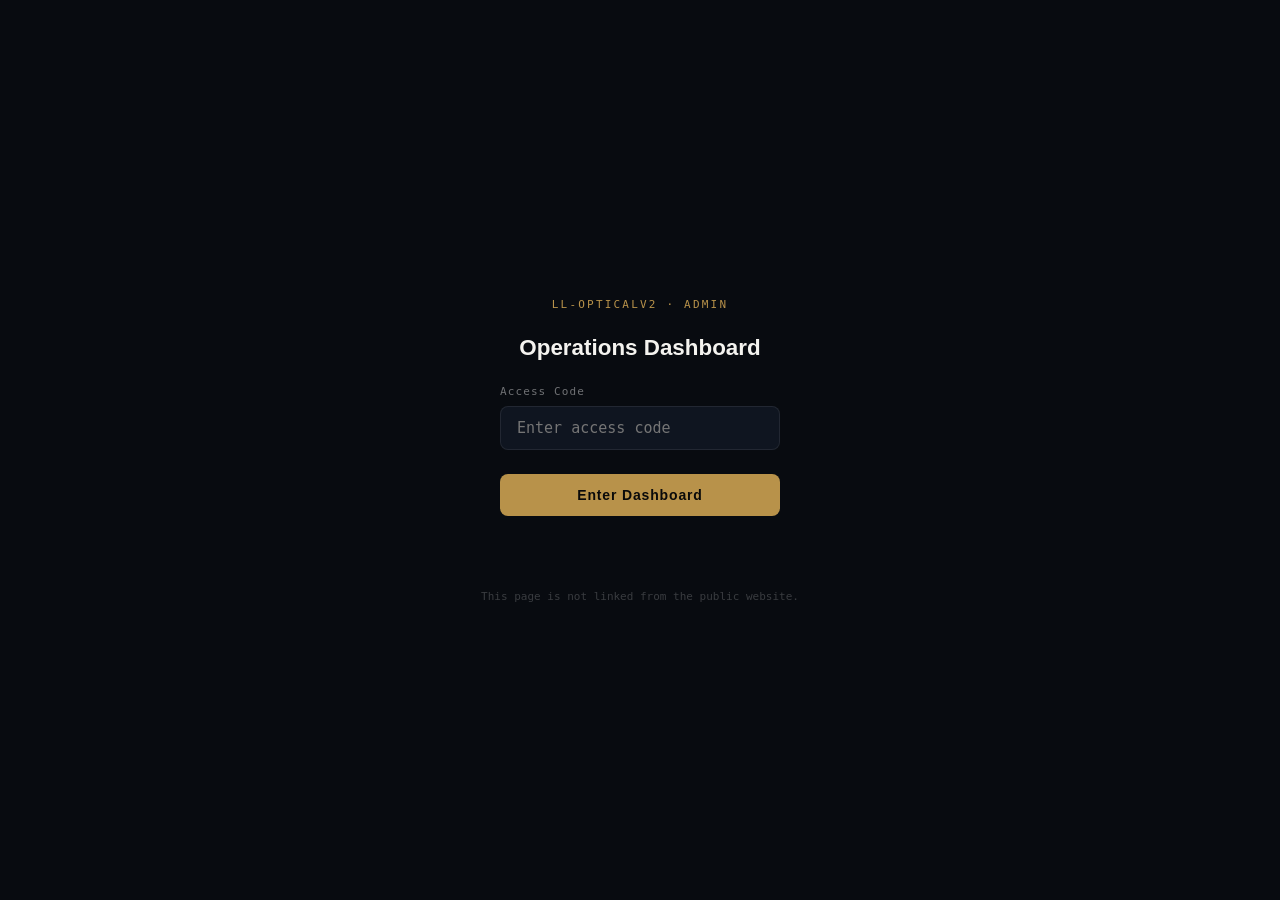
<file: admin.html>
<!DOCTYPE html>
<html lang="en">
<head>
<meta charset="UTF-8" />
<meta name="viewport" content="width=device-width, initial-scale=1.0" />
<meta name="robots" content="noindex, nofollow" />
<title>LL-OPTICALV2 · Clinic Operations Dashboard</title>
<style>
/* ================================================================
   IMPLEMENTATION_009 — Admin Dashboard
   Self-contained. Not linked from the public LP.
   Password gate → GAS data fetch → live metrics display.
================================================================ */

:root {
  --bg:       #080b10;
  --surface:  #0f1520;
  --border:   rgba(255,255,255,0.08);
  --gold:     #B8924A;
  --green:    #88BBA0;
  --blue:     #8BA8C8;
  --red:      #C87870;
  --white:    #f4f3ef;
  --muted:    rgba(255,255,255,0.42);
  --mono:     'SF Mono', 'Fira Code', 'Consolas', monospace;
  --sans:     -apple-system, 'Helvetica Neue', Arial, sans-serif;
}

*, *::before, *::after { box-sizing: border-box; margin: 0; padding: 0; }

body {
  background: var(--bg);
  color: var(--white);
  font-family: var(--sans);
  min-height: 100vh;
  display: flex;
  flex-direction: column;
}

/* ── PASSWORD GATE ── */
#gate {
  position: fixed;
  inset: 0;
  background: var(--bg);
  display: flex;
  flex-direction: column;
  align-items: center;
  justify-content: center;
  gap: 24px;
  z-index: 100;
}

.gate-logo {
  font-family: var(--mono);
  font-size: 11px;
  letter-spacing: 0.2em;
  color: var(--gold);
  text-transform: uppercase;
}

.gate-title {
  font-size: 1.4rem;
  font-weight: 600;
  color: var(--white);
}

.gate-field {
  display: flex;
  flex-direction: column;
  gap: 8px;
  width: 280px;
}

.gate-field label {
  font-size: 11px;
  letter-spacing: 0.1em;
  color: var(--muted);
  font-family: var(--mono);
}

.gate-field input {
  background: var(--surface);
  border: 1px solid var(--border);
  border-radius: 8px;
  padding: 12px 16px;
  color: var(--white);
  font-size: 15px;
  font-family: var(--mono);
  width: 100%;
  transition: border-color 0.2s;
}

.gate-field input:focus {
  outline: none;
  border-color: var(--gold);
}

.gate-btn {
  width: 280px;
  padding: 13px;
  background: var(--gold);
  color: #0a0a0a;
  border: none;
  border-radius: 8px;
  font-size: 14px;
  font-weight: 600;
  letter-spacing: 0.06em;
  cursor: pointer;
  transition: opacity 0.2s, transform 0.15s;
}
.gate-btn:hover { opacity: 0.88; transform: translateY(-1px); }

.gate-error {
  color: var(--red);
  font-size: 12px;
  font-family: var(--mono);
  text-align: center;
  min-height: 18px;
}

/* ── DASHBOARD LAYOUT ── */
#dashboard {
  display: none;
  flex: 1;
  flex-direction: column;
}

#dashboard.visible { display: flex; }

/* Top bar */
.dash-topbar {
  display: flex;
  align-items: center;
  justify-content: space-between;
  padding: 14px 24px;
  border-bottom: 1px solid var(--border);
  background: var(--surface);
  position: sticky;
  top: 0;
  z-index: 10;
}

.dash-brand {
  display: flex;
  align-items: center;
  gap: 12px;
}

.dash-brand-dot {
  width: 8px;
  height: 8px;
  border-radius: 50%;
  background: var(--green);
  box-shadow: 0 0 8px var(--green);
}

.dash-brand-name {
  font-family: var(--mono);
  font-size: 12px;
  letter-spacing: 0.14em;
  color: var(--gold);
}

.dash-brand-sub {
  font-size: 11px;
  color: var(--muted);
  margin-left: 4px;
}

.dash-topbar-right {
  display: flex;
  align-items: center;
  gap: 16px;
}

.dash-date {
  font-family: var(--mono);
  font-size: 11px;
  color: var(--muted);
}

.dash-refresh-btn {
  background: transparent;
  border: 1px solid var(--border);
  border-radius: 6px;
  color: var(--muted);
  font-family: var(--mono);
  font-size: 11px;
  letter-spacing: 0.08em;
  padding: 6px 14px;
  cursor: pointer;
  transition: border-color 0.2s, color 0.2s;
}
.dash-refresh-btn:hover { border-color: var(--gold); color: var(--gold); }

.dash-logout-btn {
  background: transparent;
  border: 1px solid var(--border);
  border-radius: 6px;
  color: var(--muted);
  font-size: 11px;
  padding: 6px 14px;
  cursor: pointer;
  transition: border-color 0.2s, color 0.2s;
}
.dash-logout-btn:hover { border-color: var(--red); color: var(--red); }

/* Main grid */
.dash-main {
  flex: 1;
  padding: 28px 24px;
  max-width: 1200px;
  width: 100%;
  margin: 0 auto;
}

/* Section headers */
.dash-section-title {
  font-family: var(--mono);
  font-size: 10px;
  letter-spacing: 0.18em;
  color: var(--muted);
  text-transform: uppercase;
  margin-bottom: 14px;
  display: flex;
  align-items: center;
  gap: 10px;
}
.dash-section-title::after {
  content: '';
  flex: 1;
  height: 1px;
  background: var(--border);
}

/* KPI cards */
.kpi-grid {
  display: grid;
  grid-template-columns: repeat(auto-fill, minmax(180px, 1fr));
  gap: 14px;
  margin-bottom: 32px;
}

.kpi-card {
  background: var(--surface);
  border: 1px solid var(--border);
  border-radius: 12px;
  padding: 18px 20px;
  display: flex;
  flex-direction: column;
  gap: 6px;
  transition: border-color 0.2s;
}
.kpi-card:hover { border-color: rgba(255,255,255,0.16); }

.kpi-label {
  font-family: var(--mono);
  font-size: 10px;
  letter-spacing: 0.12em;
  color: var(--muted);
  text-transform: uppercase;
}

.kpi-value {
  font-size: 2rem;
  font-weight: 700;
  line-height: 1;
  color: var(--white);
}

.kpi-value.accent-gold  { color: var(--gold);  }
.kpi-value.accent-green { color: var(--green); }
.kpi-value.accent-blue  { color: var(--blue);  }
.kpi-value.accent-red   { color: var(--red);   }

.kpi-sub {
  font-size: 11px;
  color: var(--muted);
}

/* Inquiry table */
.dash-table-wrap {
  background: var(--surface);
  border: 1px solid var(--border);
  border-radius: 12px;
  overflow: hidden;
  margin-bottom: 32px;
}

.dash-table {
  width: 100%;
  border-collapse: collapse;
  font-size: 13px;
}

.dash-table thead {
  background: rgba(255,255,255,0.03);
}

.dash-table th {
  text-align: left;
  padding: 12px 16px;
  font-family: var(--mono);
  font-size: 10px;
  letter-spacing: 0.12em;
  color: var(--muted);
  text-transform: uppercase;
  border-bottom: 1px solid var(--border);
  white-space: nowrap;
}

.dash-table td {
  padding: 11px 16px;
  border-bottom: 1px solid rgba(255,255,255,0.04);
  vertical-align: middle;
  color: rgba(255,255,255,0.82);
}

.dash-table tr:last-child td { border-bottom: none; }
.dash-table tr:hover td { background: rgba(255,255,255,0.025); }

/* Status badges */
.status-badge {
  font-family: var(--mono);
  font-size: 10px;
  letter-spacing: 0.08em;
  padding: 3px 10px;
  border-radius: 100px;
  border: 1px solid;
  white-space: nowrap;
}

.status-new        { color: var(--gold);  border-color: var(--gold);  background: rgba(184,146,74,0.08);  }
.status-contacted  { color: var(--blue);  border-color: var(--blue);  background: rgba(139,168,200,0.08); }
.status-scheduled  { color: var(--green); border-color: var(--green); background: rgba(136,187,160,0.08); }
.status-completed  { color: rgba(255,255,255,0.5); border-color: var(--border); }
.status-cancelled  { color: var(--red);   border-color: var(--red);   background: rgba(200,120,112,0.08); }

/* Service tags */
.service-tag {
  font-size: 11px;
  color: var(--blue);
}

/* Follow-up queue */
.followup-list {
  display: flex;
  flex-direction: column;
  gap: 10px;
  margin-bottom: 32px;
}

.followup-item {
  background: var(--surface);
  border: 1px solid var(--border);
  border-left: 3px solid var(--gold);
  border-radius: 8px;
  padding: 14px 18px;
  display: flex;
  align-items: center;
  justify-content: space-between;
  gap: 16px;
}

.followup-name {
  font-weight: 600;
  font-size: 14px;
}

.followup-meta {
  font-family: var(--mono);
  font-size: 11px;
  color: var(--muted);
  margin-top: 3px;
}

.followup-date {
  font-family: var(--mono);
  font-size: 11px;
  color: var(--gold);
  white-space: nowrap;
}

/* Summary box */
.summary-box {
  background: var(--surface);
  border: 1px solid var(--border);
  border-radius: 12px;
  padding: 22px 24px;
  margin-bottom: 32px;
}

.summary-grid {
  display: grid;
  grid-template-columns: repeat(auto-fill, minmax(200px, 1fr));
  gap: 16px;
  margin-top: 16px;
}

.summary-item {
  display: flex;
  align-items: center;
  justify-content: space-between;
  gap: 12px;
  font-size: 13px;
  padding: 8px 0;
  border-bottom: 1px solid var(--border);
}

.summary-item:last-child { border-bottom: none; }

.summary-item-label { color: var(--muted); }
.summary-item-value { font-weight: 600; font-family: var(--mono); }

/* Loading / empty states */
.dash-loading {
  display: flex;
  align-items: center;
  justify-content: center;
  padding: 48px;
  color: var(--muted);
  font-family: var(--mono);
  font-size: 12px;
  letter-spacing: 0.1em;
  gap: 10px;
}

.dash-spinner {
  width: 16px;
  height: 16px;
  border: 2px solid var(--border);
  border-top-color: var(--gold);
  border-radius: 50%;
  animation: spin 0.8s linear infinite;
}

@keyframes spin { to { transform: rotate(360deg); } }

.dash-empty {
  padding: 32px;
  text-align: center;
  color: var(--muted);
  font-size: 13px;
}

/* Report generate button */
.report-actions {
  display: flex;
  gap: 12px;
  flex-wrap: wrap;
  margin-bottom: 32px;
}

.report-btn {
  padding: 10px 20px;
  background: transparent;
  border: 1px solid var(--border);
  border-radius: 8px;
  color: var(--white);
  font-size: 13px;
  cursor: pointer;
  transition: border-color 0.2s, background 0.2s;
  display: flex;
  align-items: center;
  gap: 8px;
}
.report-btn:hover { border-color: var(--gold); background: rgba(184,146,74,0.06); }
.report-btn:active { transform: scale(0.98); }

.report-btn-icon { font-size: 16px; }

/* Character tag */
.eylotl-tag {
  display: inline-flex;
  align-items: center;
  gap: 6px;
  font-family: var(--mono);
  font-size: 10px;
  letter-spacing: 0.1em;
  color: var(--gold);
  padding: 4px 12px;
  border: 1px solid rgba(184,146,74,0.3);
  border-radius: 100px;
  background: rgba(184,146,74,0.06);
}

/* Responsive */
@media (max-width: 768px) {
  .dash-main { padding: 20px 16px; }
  .kpi-grid { grid-template-columns: repeat(2, 1fr); }
  .dash-table { font-size: 12px; }
  .dash-table th, .dash-table td { padding: 10px 12px; }
  .dash-topbar { flex-wrap: wrap; gap: 10px; }
}

@media (max-width: 480px) {
  .kpi-grid { grid-template-columns: 1fr 1fr; }
  .dash-table-wrap { overflow-x: auto; }
  .dash-table { min-width: 580px; }
}
</style>
</head>
<body>

<!-- ── PASSWORD GATE ── -->
<div id="gate" role="main" aria-labelledby="gate-title">
  <p class="gate-logo">LL-OPTICALV2 · ADMIN</p>
  <h1 class="gate-title" id="gate-title">Operations Dashboard</h1>
  <div class="gate-field">
    <label for="gatePassword">Access Code</label>
    <input type="password" id="gatePassword"
           placeholder="Enter access code"
           autocomplete="current-password"
           onkeydown="if(event.key==='Enter') gateSubmit()" />
  </div>
  <button class="gate-btn" onclick="gateSubmit()">Enter Dashboard</button>
  <p class="gate-error" id="gateError" role="alert" aria-live="polite"></p>
  <p style="font-size:11px;color:rgba(255,255,255,0.2);font-family:var(--mono);margin-top:8px;">
    This page is not linked from the public website.
  </p>
</div>

<!-- ── DASHBOARD ── -->
<div id="dashboard" role="main" aria-label="Clinic Operations Dashboard">

  <!-- Top bar -->
  <div class="dash-topbar">
    <div class="dash-brand">
      <div class="dash-brand-dot"></div>
      <span class="dash-brand-name">LL-OPTICALV2</span>
      <span class="dash-brand-sub">· Clinic Operations</span>
    </div>
    <div class="dash-topbar-right">
      <span class="dash-date" id="dashDate"></span>
      <span class="eylotl-tag">EYLOTL™ Reporting</span>
      <button class="dash-refresh-btn" onclick="loadDashboard()">↺ Refresh</button>
      <button class="dash-logout-btn" onclick="gateLogout()">Sign Out</button>
    </div>
  </div>

  <!-- Main content -->
  <div class="dash-main">

    <!-- Today's KPIs -->
    <p class="dash-section-title">Today's Activity</p>
    <div class="kpi-grid" id="kpiGrid">
      <div class="dash-loading"><div class="dash-spinner"></div> Loading…</div>
    </div>

    <!-- System Health (E009-020) -->
    <p class="dash-section-title">System Health</p>
    <div class="kpi-grid" id="healthGrid">
      <div class="dash-loading"><div class="dash-spinner"></div> Loading…</div>
    </div>

    <!-- Report actions -->
    <p class="dash-section-title">Reports</p>
    <div class="report-actions">
      <button class="report-btn" onclick="triggerDailySummary()">
        <span class="report-btn-icon">📋</span> Generate Daily Summary
      </button>
      <button class="report-btn" onclick="triggerWeeklySummary()">
        <span class="report-btn-icon">📊</span> Generate Weekly Report
      </button>
      <button class="report-btn" onclick="openGoogleSheet()">
        <span class="report-btn-icon">📗</span> Open Google Sheet
      </button>
      <button class="report-btn" onclick="triggerExportPDF()">
        <span class="report-btn-icon">📄</span> Export PDF Report
      </button>
    </div>

    <!-- Recent inquiries -->
    <p class="dash-section-title">Recent Inquiries</p>
    <div class="dash-table-wrap">
      <table class="dash-table" id="inquiriesTable" aria-label="Recent patient inquiries">
        <thead>
          <tr>
            <th>InquiryID</th>
            <th>Time</th>
            <th>Name</th>
            <th>Phone</th>
            <th>Service</th>
            <th>Source</th>
            <th>Status</th>
          </tr>
        </thead>
        <tbody id="inquiriesBody">
          <tr><td colspan="7" class="dash-empty">Loading inquiries…</td></tr>
        </tbody>
      </table>
    </div>

    <!-- Follow-up queue -->
    <p class="dash-section-title">Follow-Up Queue</p>
    <div class="followup-list" id="followupList">
      <div class="dash-loading"><div class="dash-spinner"></div> Loading…</div>
    </div>

    <!-- Recent Reports -->
    <p class="dash-section-title">Recent Reports</p>
    <div class="dash-table-wrap">
      <table class="dash-table" aria-label="Generated reports">
        <thead>
          <tr><th>ReportID</th><th>Date</th><th>Type</th><th>Inquiries</th><th>Doc Link</th></tr>
        </thead>
        <tbody id="reportsBody">
          <tr><td colspan="5" class="dash-empty">Loading reports…</td></tr>
        </tbody>
      </table>
    </div>

    <!-- Audit Log -->
    <p class="dash-section-title">Audit Log</p>
    <div class="dash-table-wrap">
      <table class="dash-table" aria-label="System audit log">
        <thead>
          <tr><th>Time</th><th>Action</th><th>User</th><th>Details</th></tr>
        </thead>
        <tbody id="auditBody">
          <tr><td colspan="4" class="dash-empty">Loading audit log…</td></tr>
        </tbody>
      </table>
    </div>

  </div><!-- /.dash-main -->
</div><!-- /#dashboard -->

<script>
/* ================================================================
   IMPLEMENTATION_009 — Admin Dashboard Script (009-B)
   Synced to deployed Sheet: Inquiries / Appointments / Reports /
   Analytics / FollowUps / AuditLog / Settings
================================================================ */
'use strict';

/* ── CONFIG — paste your deployed /exec URL here ── */
const GAS_ENDPOINT = 'YOUR_GAS_ENDPOINT_URL_HERE';
const SHEET_URL    = 'YOUR_GOOGLE_SHEET_URL_HERE';
const ACCESS_CODE  = 'lloptical2024'; /* change before deploying */
const SESSION_KEY  = 'llop_admin_session';

/* ── Gate ── */
function gateSubmit() {
  const input = document.getElementById('gatePassword');
  const err   = document.getElementById('gateError');
  if (input.value === ACCESS_CODE) {
    sessionStorage.setItem(SESSION_KEY, '1');
    document.getElementById('gate').style.display = 'none';
    document.getElementById('dashboard').classList.add('visible');
    initDashboard();
  } else {
    err.textContent = 'Incorrect access code.';
    input.value = '';
    input.focus();
    setTimeout(() => { err.textContent = ''; }, 3000);
  }
}

function gateLogout() {
  sessionStorage.removeItem(SESSION_KEY);
  location.reload();
}

window.addEventListener('DOMContentLoaded', () => {
  if (sessionStorage.getItem(SESSION_KEY)) {
    document.getElementById('gate').style.display = 'none';
    document.getElementById('dashboard').classList.add('visible');
    initDashboard();
  }
});

function initDashboard() {
  document.getElementById('dashDate').textContent =
    new Date().toLocaleDateString('en-PH', { weekday:'short', year:'numeric', month:'long', day:'numeric' });
  loadDashboard();
}

function loadDashboard() {
  const gasReady = GAS_ENDPOINT && GAS_ENDPOINT !== 'YOUR_GAS_ENDPOINT_URL_HERE';
  if (!gasReady) { renderPlaceholderData(); return; }

  fetch(`${GAS_ENDPOINT}?action=getDashboard`)
    .then(r => r.json())
    .then(data => {
      renderKPIs(data.kpis || {});
      renderHealth(data.health || {});
      renderInquiries(data.inquiries || []);
      renderFollowups(data.followups || []);
      renderReports(data.recentReports || []);
      renderAuditLog(data.auditEntries || []);
    })
    .catch(() => renderPlaceholderData());
}

/* ── KPI Cards ── */
function renderKPIs(k) {
  const grid = document.getElementById('kpiGrid');
  const cards = [
    { label:'Today\'s Inquiries',  value: k.totalInquiries   ?? '—', accent:'accent-gold'  },
    { label:'Confirmed',           value: k.confirmed         ?? '—', accent:'accent-green' },
    { label:'Pending Follow-Ups',  value: k.pendingFollowups  ?? '—', accent:'accent-gold'  },
    { label:'Cancelled',           value: k.cancelled         ?? '—', accent:'accent-red'   },
    { label:'Frame Consults',      value: k.frameConsults     ?? '—', accent:''             },
    { label:'Pediatric',           value: k.pediatric         ?? '—', accent:''             },
    { label:'Sports & Active',     value: k.sports            ?? '—', accent:''             },
    { label:'Weekly Total',        value: k.weeklyInquiries   ?? '—', accent:'accent-blue'  },
  ];
  grid.innerHTML = cards.map(c => `
    <div class="kpi-card">
      <span class="kpi-label">${c.label}</span>
      <span class="kpi-value ${c.accent}">${c.value}</span>
    </div>
  `).join('');
}

/* ── System Health (E009-020) ── */
function renderHealth(h) {
  const el = document.getElementById('healthGrid');
  if (!el) return;
  const rate  = h.successRate ?? 100;
  const color = rate >= 95 ? 'var(--green)' : rate >= 80 ? 'var(--gold)' : 'var(--red)';
  el.innerHTML = `
    <div class="kpi-card">
      <span class="kpi-label">Success Rate</span>
      <span class="kpi-value" style="color:${color}">${rate}%</span>
    </div>
    <div class="kpi-card">
      <span class="kpi-label">Reports Generated</span>
      <span class="kpi-value">${h.reportsGenerated ?? '—'}</span>
    </div>
    <div class="kpi-card">
      <span class="kpi-label">Chat Alerts Sent</span>
      <span class="kpi-value">${h.chatAlertsSent ?? '—'}</span>
    </div>
    <div class="kpi-card">
      <span class="kpi-label">Audit Events</span>
      <span class="kpi-value">${h.totalAuditEvents ?? '—'}</span>
    </div>
    <div class="kpi-card">
      <span class="kpi-label">Errors</span>
      <span class="kpi-value ${(h.errorCount||0) > 0 ? 'accent-red' : 'accent-green'}">${h.errorCount ?? 0}</span>
    </div>
    <div class="kpi-card">
      <span class="kpi-label">Last Report</span>
      <span class="kpi-value" style="font-size:0.9rem">${formatTime(h.lastReportAt) || '—'}</span>
      <span class="kpi-sub">Version ${h.version || '009'}</span>
    </div>
  `;
}

/* ── Inquiries Table — synced to real columns ── */
function renderInquiries(rows) {
  const tbody = document.getElementById('inquiriesBody');
  if (!rows.length) {
    tbody.innerHTML = '<tr><td colspan="7" class="dash-empty">No inquiries yet today.</td></tr>';
    return;
  }
  tbody.innerHTML = rows.map(r => `
    <tr>
      <td style="font-family:var(--mono);font-size:10px;color:var(--muted)">${sanitize(r.inquiryId)}</td>
      <td style="font-family:var(--mono);font-size:11px;color:var(--muted)">${formatTime(r.timestamp)}</td>
      <td><strong>${sanitize(r.name)}</strong></td>
      <td style="font-family:var(--mono);font-size:12px">${sanitize(r.phone)}</td>
      <td><span class="service-tag">${sanitize(r.service)}</span></td>
      <td style="font-family:var(--mono);font-size:11px">${sanitize(r.source)}</td>
      <td><span class="status-badge status-${(r.status||'new').toLowerCase()}">${sanitize(r.status||'New')}</span></td>
    </tr>
  `).join('');
}

/* ── Follow-Up Queue — synced to real columns ── */
function renderFollowups(items) {
  const list = document.getElementById('followupList');
  if (!items.length) {
    list.innerHTML = '<div class="dash-empty">No pending follow-ups.</div>';
    return;
  }
  list.innerHTML = items.map(f => `
    <div class="followup-item">
      <div>
        <div class="followup-name">${sanitize(f.name)}</div>
        <div class="followup-meta">${sanitize(f.notes||f.reason||'—')} · ${sanitize(f.phone)} · ${sanitize(f.inquiryId)}</div>
      </div>
      <div>
        <div class="followup-date">${sanitize(f.dueDate)}</div>
        <div style="font-size:10px;color:var(--muted);text-align:right;margin-top:3px">${sanitize(f.assignedTo||'Unassigned')}</div>
      </div>
    </div>
  `).join('');
}

/* ── Reports Tab ── */
function renderReports(rows) {
  const el = document.getElementById('reportsBody');
  if (!el) return;
  if (!rows.length) {
    el.innerHTML = '<tr><td colspan="5" class="dash-empty">No reports generated yet.</td></tr>';
    return;
  }
  el.innerHTML = rows.map(r => `
    <tr>
      <td style="font-family:var(--mono);font-size:10px;color:var(--muted)">${sanitize(r.reportId)}</td>
      <td>${sanitize(r.date)}</td>
      <td><span class="status-badge status-scheduled">${sanitize(r.type)}</span></td>
      <td>${sanitize(r.inquiries)}</td>
      <td>${r.notes ? `<a href="${sanitize(r.notes)}" target="_blank" style="color:var(--gold);font-size:11px">Open Doc →</a>` : '—'}</td>
    </tr>
  `).join('');
}

/* ── Audit Log ── */
function renderAuditLog(entries) {
  const el = document.getElementById('auditBody');
  if (!el) return;
  if (!entries.length) {
    el.innerHTML = '<tr><td colspan="5" class="dash-empty">No audit events yet.</td></tr>';
    return;
  }
  el.innerHTML = entries.map(e => `
    <tr>
      <td style="font-family:var(--mono);font-size:10px;color:var(--muted)">${formatTime(e.timestamp)}</td>
      <td style="font-family:var(--mono);font-size:11px">${sanitize(e.action)}</td>
      <td style="font-size:11px;color:var(--muted)">${sanitize(e.user)}</td>
      <td style="font-size:12px">${sanitize(e.details)}</td>
    </tr>
  `).join('');
}

/* ── Placeholder (GAS not configured) ── */
function renderPlaceholderData() {
  renderKPIs({});
  renderHealth({});
  renderInquiries([]);
  renderFollowups([]);
  renderReports([]);
  renderAuditLog([]);
  document.getElementById('kpiGrid').insertAdjacentHTML('afterbegin', `
    <div style="grid-column:1/-1;padding:16px;background:rgba(184,146,74,0.08);
                border:1px solid rgba(184,146,74,0.25);border-radius:8px;
                font-family:var(--mono);font-size:11px;color:var(--gold);
                letter-spacing:0.06em;line-height:1.9;">
      ⚙ GAS_ENDPOINT not configured.<br>
      Deploy gas_e009.gs → paste /exec URL into admin.html and script.js.<br>
      Run initializeSheets() then installTriggers() in GAS editor.
    </div>
  `);
}

/* ── Report actions ── */
function triggerGasAction(action, label) {
  const gasReady = GAS_ENDPOINT && GAS_ENDPOINT !== 'YOUR_GAS_ENDPOINT_URL_HERE';
  if (!gasReady) { alert('Configure GAS_ENDPOINT first.'); return; }
  const btn = event.currentTarget;
  const orig = btn.innerHTML;
  btn.innerHTML = '<div class="dash-spinner" style="width:14px;height:14px;margin:0 auto"></div>';
  btn.disabled = true;
  fetch(`${GAS_ENDPOINT}?action=${action}`)
    .then(r => r.json())
    .then(d => {
      const msg = d.message || d.url || (d.success ? 'Done.' : 'Check GAS logs.');
      alert(`${label}: ${msg}`);
      if (d.success) loadDashboard(); // refresh after successful action
    })
    .catch(() => alert('Error contacting GAS. Check endpoint and deployment.'))
    .finally(() => { btn.innerHTML = orig; btn.disabled = false; });
}

function triggerDailySummary()  { triggerGasAction('generateDailySummary',  'Daily Summary');  }
function triggerWeeklySummary() { triggerGasAction('generateWeeklySummary', 'Weekly Report');  }
function triggerExportPDF()     { triggerGasAction('exportDailyReportPDF',  'PDF Export');     }
function openGoogleSheet() {
  if (SHEET_URL && SHEET_URL !== 'YOUR_GOOGLE_SHEET_URL_HERE') {
    window.open(SHEET_URL, '_blank');
  } else {
    alert('Set SHEET_URL in admin.html to your Google Sheet URL.');
  }
}

/* ── Utilities ── */
function formatTime(iso) {
  if (!iso) return '—';
  try { return new Date(iso).toLocaleTimeString('en-PH', { hour:'2-digit', minute:'2-digit' }); }
  catch { return String(iso); }
}

function sanitize(str) {
  if (str === null || str === undefined) return '—';
  return String(str).replace(/&/g,'&amp;').replace(/</g,'&lt;').replace(/>/g,'&gt;').replace(/"/g,'&quot;');
}

/* ── Gate ── */
function gateSubmit() {
  const input = document.getElementById('gatePassword');
  const err   = document.getElementById('gateError');
  if (input.value === ACCESS_CODE) {
    sessionStorage.setItem(SESSION_KEY, '1');
    document.getElementById('gate').style.display      = 'none';
    document.getElementById('dashboard').classList.add('visible');
    initDashboard();
  } else {
    err.textContent = 'Incorrect access code.';
    input.value = '';
    input.focus();
    setTimeout(() => { err.textContent = ''; }, 3000);
  }
}

function gateLogout() {
  sessionStorage.removeItem(SESSION_KEY);
  location.reload();
}

/* Auto-restore session within same browser tab */
window.addEventListener('DOMContentLoaded', () => {
  if (sessionStorage.getItem(SESSION_KEY)) {
    document.getElementById('gate').style.display      = 'none';
    document.getElementById('dashboard').classList.add('visible');
    initDashboard();
  }
});

/* ── Dashboard init ── */
function initDashboard() {
  /* Show today's date in topbar */
  const now = new Date();
  document.getElementById('dashDate').textContent =
    now.toLocaleDateString('en-PH', { weekday:'short', year:'numeric', month:'long', day:'numeric' });
  loadDashboard();
}

function loadDashboard() {
  const gasReady = GAS_ENDPOINT && GAS_ENDPOINT !== 'YOUR_GAS_ENDPOINT_URL_HERE';

  if (!gasReady) {
    renderPlaceholderData();
    return;
  }

  fetch(`${GAS_ENDPOINT}?action=getDashboard`)
    .then(r => r.json())
    .then(data => {
      renderKPIs(data.kpis || {});
      renderInquiries(data.inquiries || []);
      renderFollowups(data.followups || []);
      renderSummary(data.summary || {});
    })
    .catch(() => renderPlaceholderData());
}

/* ── Render KPI cards ── */
function renderKPIs(kpis) {
  const grid = document.getElementById('kpiGrid');
  const cards = [
    { label:'Total Inquiries',    value: kpis.totalInquiries    ?? '—', accent:'accent-gold' },
    { label:'Appointments Req.',  value: kpis.appointments      ?? '—', accent:'accent-blue' },
    { label:'Confirmed',          value: kpis.confirmed         ?? '—', accent:'accent-green' },
    { label:'Pending Follow-ups', value: kpis.pendingFollowups  ?? '—', accent:'accent-gold' },
    { label:'Frame Consults',     value: kpis.frameConsults     ?? '—', accent:'' },
    { label:'Pediatric Inquiries',value: kpis.pediatric         ?? '—', accent:'' },
    { label:'Sports/Active',      value: kpis.sports            ?? '—', accent:'' },
    { label:'Cancelled',          value: kpis.cancelled         ?? '—', accent:'accent-red' },
  ];

  grid.innerHTML = cards.map(c => `
    <div class="kpi-card">
      <span class="kpi-label">${c.label}</span>
      <span class="kpi-value ${c.accent}">${c.value}</span>
    </div>
  `).join('');
}

/* ── Render inquiries table ── */
function renderInquiries(rows) {
  const tbody = document.getElementById('inquiriesBody');
  if (!rows.length) {
    tbody.innerHTML = '<tr><td colspan="6" class="dash-empty">No inquiries yet today.</td></tr>';
    return;
  }
  tbody.innerHTML = rows.map(r => `
    <tr>
      <td style="font-family:var(--mono);font-size:11px;color:var(--muted)">${formatTime(r.timestamp)}</td>
      <td><strong>${sanitize(r.name)}</strong></td>
      <td style="font-family:var(--mono);font-size:12px">${sanitize(r.phone)}</td>
      <td><span class="service-tag">${sanitize(r.reason)}</span></td>
      <td style="font-family:var(--mono);font-size:12px">${sanitize(r.preferredDate)}</td>
      <td><span class="status-badge status-${(r.status||'new').toLowerCase()}">${sanitize(r.status||'New')}</span></td>
    </tr>
  `).join('');
}

/* ── Render follow-up queue ── */
function renderFollowups(items) {
  const list = document.getElementById('followupList');
  if (!items.length) {
    list.innerHTML = '<div class="dash-empty">No pending follow-ups.</div>';
    return;
  }
  list.innerHTML = items.map(f => `
    <div class="followup-item">
      <div>
        <div class="followup-name">${sanitize(f.name)}</div>
        <div class="followup-meta">${sanitize(f.reason)} · ${sanitize(f.phone)}</div>
      </div>
      <div class="followup-date">${sanitize(f.followUpDate)}</div>
    </div>
  `).join('');
}

/* ── Render daily summary ── */
function renderSummary(s) {
  const grid = document.getElementById('summaryGrid');
  const items = [
    ['Total Inquiries',         s.totalInquiries    ?? 0],
    ['Appointments Requested',  s.appointments      ?? 0],
    ['Confirmed',               s.confirmed         ?? 0],
    ['Walk-ins Recorded',       s.walkins           ?? 0],
    ['Frame Consultations',     s.frameConsults     ?? 0],
    ['Pediatric Inquiries',     s.pediatric         ?? 0],
    ['Sports Vision',           s.sports            ?? 0],
    ['Pending Follow-ups',      s.pendingFollowups  ?? 0],
    ['Completed Follow-ups',    s.completedFollowups?? 0],
    ['Cancelled Requests',      s.cancelled         ?? 0],
  ];

  grid.innerHTML = `<div style="grid-column:1/-1">` +
    items.map(([label, val]) => `
      <div class="summary-item">
        <span class="summary-item-label">${label}</span>
        <span class="summary-item-value">${val}</span>
      </div>
    `).join('') + `</div>`;
}

/* ── Placeholder data (shown when GAS not configured) ── */
function renderPlaceholderData() {
  renderKPIs({ totalInquiries:0, appointments:0, confirmed:0, pendingFollowups:0 });
  renderInquiries([]);
  renderFollowups([]);
  renderSummary({});

  /* Show setup notice */
  const grid = document.getElementById('kpiGrid');
  grid.insertAdjacentHTML('afterbegin', `
    <div style="grid-column:1/-1;padding:16px;background:rgba(184,146,74,0.08);
                border:1px solid rgba(184,146,74,0.25);border-radius:8px;
                font-family:var(--mono);font-size:11px;color:var(--gold);
                letter-spacing:0.06em;line-height:1.7;margin-bottom:4px;">
      ⚙ GAS_ENDPOINT not configured.<br>
      Deploy gas_e009.gs → paste /exec URL into admin.html and script.js.<br>
      See gas_e009.js for full setup instructions.
    </div>
  `);
}

/* ── Report triggers (call GAS actions) ── */
function triggerGasAction(action, label) {
  const gasReady = GAS_ENDPOINT && GAS_ENDPOINT !== 'YOUR_GAS_ENDPOINT_URL_HERE';
  if (!gasReady) { alert('Configure GAS_ENDPOINT first.'); return; }
  const btn = event.currentTarget;
  const original = btn.innerHTML;
  btn.innerHTML = '<div class="dash-spinner" style="width:14px;height:14px;margin:0 auto"></div>';
  btn.disabled = true;
  fetch(`${GAS_ENDPOINT}?action=${action}`)
    .then(r => r.json())
    .then(d => { alert(`${label}: ${d.message || 'Done.'}`); })
    .catch(() => { alert('Error contacting GAS. Check endpoint.'); })
    .finally(() => { btn.innerHTML = original; btn.disabled = false; });
}

function triggerDailySummary() {
  triggerGasAction('generateDailySummary', 'Daily Summary');
}
function triggerWeeklySummary() {
  triggerGasAction('generateWeeklySummary', 'Weekly Report');
}
function triggerExportPDF() {
  triggerGasAction('exportDailyReportPDF', 'PDF Export');
}
function openGoogleSheet() {
  if (SHEET_URL && SHEET_URL !== 'YOUR_GOOGLE_SHEET_URL_HERE') {
    window.open(SHEET_URL, '_blank');
  } else {
    alert('Set SHEET_URL in admin.html after creating your Google Sheet.');
  }
}

/* ── Utilities ── */
function formatTime(iso) {
  if (!iso) return '—';
  try {
    return new Date(iso).toLocaleTimeString('en-PH', { hour:'2-digit', minute:'2-digit' });
  } catch { return iso; }
}

function sanitize(str) {
  if (!str) return '—';
  return String(str)
    .replace(/&/g,'&amp;')
    .replace(/</g,'&lt;')
    .replace(/>/g,'&gt;')
    .replace(/"/g,'&quot;');
}
</script>
</body>
</html>
</file>
<file: style.css>
/* ================================================================
   LOTILLA-LARA OPTICAL CLINIC — LL-OPTICALV2
   Design: Apple precision + NVIDIA depth + Nike emotion + Grażyna documentary
   LP Factory: optical vertical
   ================================================================ */

/* ── DESIGN TOKENS ── */
:root {
  /* Brand palette */
  --ink:           #0A0A0D;
  --pearl:         #F8F6F2;
  --lens:          #1A2E4A;
  --lens-light:    #2A4266;
  --lens-pale:     #EAF0F7;
  --gold:          #B8924A;
  --gold-pale:     #FAF3E8;
  --cream:         #F4F1EC;
  --white:         #FFFFFF;

  /* Dark layer (NVIDIA) */
  --dark:          #080B10;
  --dark-card:     #0F1520;
  --dark-border:   rgba(255,255,255,0.07);
  --dark-border-h: rgba(120,180,255,0.25);
  --glow-blue:     rgba(120,180,255,0.12);
  --glow-gold:     rgba(184,146,74,0.15);
  --blue-accent:   rgba(120,200,255,0.65);

  /* Text */
  --text-primary:   #1A1A1F;
  --text-secondary: #5A5A66;
  --text-light:     rgba(255,255,255,0.88);
  --text-muted:     rgba(255,255,255,0.50);

  /* Typography */
  --font-display:  'Cormorant Garamond', Georgia, serif;
  --font-body:     'DM Sans', system-ui, -apple-system, sans-serif;
  --font-mono:     'DM Mono', 'Courier New', monospace;

  /* Spacing (8pt grid) */
  --sp-1: 8px;
  --sp-2: 16px;
  --sp-3: 24px;
  --sp-4: 32px;
  --sp-5: 40px;
  --sp-6: 48px;
  --sp-8: 64px;
  --sp-10: 80px;
  --sp-12: 96px;
  --sp-16: 128px;

  /* Layout */
  --max-w:        1120px;
  --section-v:    112px;
  --section-v-sm: 72px;
  --radius:       6px;
  --radius-lg:    14px;
  --nav-h:        72px;
}

/* ── RESET ── */
*, *::before, *::after { box-sizing: border-box; margin: 0; padding: 0; }
html { scroll-behavior: smooth; }
body {
  font-family: var(--font-body);
  background: var(--pearl);
  color: var(--text-primary);
  line-height: 1.65;
  -webkit-font-smoothing: antialiased;
  -moz-osx-font-smoothing: grayscale;
}
img { display: block; max-width: 100%; height: auto; }
a { color: inherit; text-decoration: none; }
button { cursor: pointer; font-family: var(--font-body); }
textarea { resize: vertical; font-family: var(--font-body); }
select { font-family: var(--font-body); }
ul[role="list"] { list-style: none; }

/* ── UTILITIES ── */
.container {
  max-width: var(--max-w);
  margin: 0 auto;
  padding: 0 var(--sp-4);
}

.section {
  padding: var(--section-v) 0;
}

.dark-section {
  background: var(--dark);
  color: var(--text-light);
}

.mono { font-family: var(--font-mono); }

.skip-nav {
  position: absolute;
  top: -100%;
  left: var(--sp-3);
  background: var(--gold);
  color: var(--white);
  padding: var(--sp-2) var(--sp-3);
  border-radius: var(--radius);
  z-index: 9999;
  font-size: 0.875rem;
  font-weight: 500;
  transition: top 0.2s;
}
.skip-nav:focus { top: var(--sp-2); }

/* ── TYPOGRAPHY ── */
.section-label {
  display: inline-block;
  font-family: var(--font-body);
  font-size: 10px;
  font-weight: 500;
  letter-spacing: 0.20em;
  text-transform: uppercase;
  color: var(--gold);
  margin-bottom: var(--sp-2);
}
.section-label.accent-blue { color: var(--blue-accent); }

.section-title {
  font-family: var(--font-display);
  font-size: clamp(2.4rem, 4.5vw, 3.4rem);
  font-weight: 400;
  line-height: 1.1;
  letter-spacing: -0.01em;
  color: var(--text-primary);
  margin-bottom: var(--sp-3);
}
.section-title.light { color: var(--text-light); }
.section-title em {
  font-style: italic;
  color: var(--lens);
}
.section-title.light em { color: rgba(255,255,255,0.55); }

.section-intro {
  font-size: 1.05rem;
  color: var(--text-secondary);
  max-width: 580px;
  line-height: 1.75;
  margin-bottom: var(--sp-8);
}
.section-intro.light { color: var(--text-muted); }

/* ── BUTTONS ── */
.btn {
  display: inline-flex;
  align-items: center;
  gap: var(--sp-1);
  padding: 14px 28px;
  border-radius: var(--radius);
  font-family: var(--font-body);
  font-size: 0.875rem;
  font-weight: 500;
  letter-spacing: 0.02em;
  cursor: pointer;
  border: none;
  transition: transform 0.18s ease, box-shadow 0.18s ease, background 0.18s ease, opacity 0.18s ease;
  text-decoration: none;
}
.btn:hover { transform: translateY(-2px); }
.btn:focus-visible {
  outline: 2px solid var(--gold);
  outline-offset: 3px;
}

.btn-primary {
  background: var(--lens);
  color: var(--white);
  box-shadow: 0 4px 20px rgba(26,46,74,0.3);
}
.btn-primary:hover {
  background: var(--lens-light);
  box-shadow: 0 8px 28px rgba(26,46,74,0.4);
}

.btn-ghost {
  background: rgba(255,255,255,0.10);
  color: var(--white);
  border: 1.5px solid rgba(255,255,255,0.30);
  backdrop-filter: blur(8px);
}
.btn-ghost:hover { background: rgba(255,255,255,0.18); }

.btn-wa {
  display: inline-flex;
  align-items: center;
  gap: var(--sp-1);
  padding: 14px 28px;
  border-radius: var(--radius);
  background: #25D366;
  color: var(--white);
  font-size: 0.875rem;
  font-weight: 500;
  box-shadow: 0 4px 20px rgba(37,211,102,0.35);
  transition: transform 0.18s ease, box-shadow 0.18s ease;
  white-space: nowrap;
}
.btn-wa:hover {
  transform: translateY(-2px);
  box-shadow: 0 8px 28px rgba(37,211,102,0.45);
}

.btn-full { width: 100%; justify-content: center; }

/* ── SCROLL PROGRESS ── */
#scroll-progress {
  position: fixed;
  top: 0; left: 0;
  height: 2px;
  background: linear-gradient(90deg, var(--gold), var(--lens));
  z-index: 9998;
  width: 0%;
  transition: width 0.1s linear;
}

/* ── NAV ── */
.nav {
  position: fixed;
  top: 0; left: 0; right: 0;
  z-index: 200;
  padding: var(--sp-3) 0;
  transition: background 0.35s ease, box-shadow 0.35s ease, padding 0.35s ease;
}

.nav--scrolled {
  background: rgba(248,246,242,0.96);
  backdrop-filter: blur(20px);
  -webkit-backdrop-filter: blur(20px);
  box-shadow: 0 1px 0 rgba(0,0,0,0.06);
  padding: var(--sp-2) 0;
}

.nav-inner {
  max-width: var(--max-w);
  margin: 0 auto;
  padding: 0 var(--sp-4);
  display: flex;
  align-items: center;
  justify-content: space-between;
  gap: var(--sp-4);
}

.nav-logo {
  display: flex;
  flex-direction: column;
  gap: 2px;
  text-decoration: none;
}
.nav-logo-name {
  font-family: var(--font-display);
  font-size: 1.2rem;
  font-weight: 600;
  color: var(--white);
  line-height: 1;
  transition: color 0.35s ease;
  letter-spacing: 0.01em;
}
.nav-logo-sub {
  font-size: 9px;
  letter-spacing: 0.18em;
  text-transform: uppercase;
  color: rgba(255,255,255,0.55);
  font-family: var(--font-body);
  font-weight: 400;
  transition: color 0.35s ease;
}

.nav--scrolled .nav-logo-name { color: var(--lens); }
.nav--scrolled .nav-logo-sub  { color: var(--text-secondary); }

.nav-links {
  display: flex;
  align-items: center;
  gap: var(--sp-5);
  list-style: none;
}
.nav-links a {
  font-size: 0.875rem;
  font-weight: 400;
  color: rgba(255,255,255,0.80);
  transition: color 0.18s ease;
}
.nav-links a:hover { color: var(--white); }
.nav--scrolled .nav-links a { color: var(--text-secondary); }
.nav--scrolled .nav-links a:hover { color: var(--text-primary); }
.nav-links a.active { color: var(--white); }
.nav--scrolled .nav-links a.active { color: var(--lens); }

.nav-links a:focus-visible {
  outline: 2px solid var(--gold);
  outline-offset: 3px;
  border-radius: 3px;
}

.nav-cta {
  background: var(--lens) !important;
  color: var(--white) !important;
  padding: 9px 20px;
  border-radius: var(--radius);
  font-weight: 500 !important;
  font-size: 0.8125rem !important;
  transition: background 0.18s ease, transform 0.18s ease !important;
}
.nav-cta:hover {
  background: var(--lens-light) !important;
  transform: translateY(-1px);
}

/* ── NAV HAMBURGER ── */
.nav-hamburger {
  display: none;
  flex-direction: column;
  gap: 5px;
  background: none;
  border: none;
  padding: var(--sp-1);
  cursor: pointer;
}
.nav-hamburger span {
  display: block;
  width: 22px;
  height: 1.5px;
  background: var(--white);
  transition: background 0.35s ease, transform 0.3s ease, opacity 0.3s ease;
  transform-origin: center;
}
.nav--scrolled .nav-hamburger span { background: var(--text-primary); }
.nav-hamburger.open span:nth-child(1) { transform: translateY(6.5px) rotate(45deg); }
.nav-hamburger.open span:nth-child(2) { opacity: 0; }
.nav-hamburger.open span:nth-child(3) { transform: translateY(-6.5px) rotate(-45deg); }

/* ── MOBILE NAV ── */
.nav-mobile {
  display: none;
  flex-direction: column;
  background: var(--pearl);
  padding: var(--sp-3) var(--sp-4) var(--sp-4);
  gap: var(--sp-1);
  border-top: 1px solid rgba(0,0,0,0.06);
}
.nav-mobile.open { display: flex; }
.nav-mobile a {
  font-size: 1rem;
  color: var(--text-primary);
  padding: var(--sp-2) 0;
  border-bottom: 1px solid rgba(0,0,0,0.05);
  font-weight: 400;
}
.nav-mobile a:last-child { border-bottom: none; }

/* ── HERO ── */
.hero {
  position: relative;
  height: 100svh;
  min-height: 640px;
  display: flex;
  align-items: center;
  overflow: hidden;
}

.hero-bg {
  position: absolute;
  inset: 0;
  z-index: 0;
  background-color: #e8b9a8;
  /* EYLOTL™ — full character visible (legs + hands), no crop.
     contain + right bottom keeps the full running pose in frame.
     Text safe zone: left 44% of viewport. */
  background-image: url('assets/images/hero/hero91.png');
  background-repeat: no-repeat;
  background-size: contain;
  background-position: right bottom;
  /* ML-001: Idle Bob */
  animation: eylotl-bob 4.2s ease-in-out infinite;
  will-change: transform;
  transform-origin: center center;
}

/* ================================================================
   IMPLEMENTATION_007 — EYLOTL MOTION SYSTEM
================================================================ */

/* ML-001 · IDLE BOB
   Gentle vertical breathing — life without distraction */
@keyframes eylotl-bob {
  0%   { transform: translateY(0px);  }
  30%  { transform: translateY(-5px); }
  60%  { transform: translateY(-2px); }
  80%  { transform: translateY(-6px); }
  100% { transform: translateY(0px);  }
}

/* ML-002 · EYE BLINK
   Position tuned for contain + right-bottom layout.
   Eye sits roughly 28–40% from right, 22–34% from top at desktop. */
.hero-blink {
  position: absolute;
  top: 26%;
  right: 28%;
  width: 14%;
  aspect-ratio: 1 / 0.28;
  border-radius: 50%;
  background: #c09080;
  z-index: 1;
  transform: scaleY(0);
  transform-origin: center center;
  pointer-events: none;
  animation: eylotl-blink 5.5s ease-in-out infinite;
}

@keyframes eylotl-blink {
  0%,  43%  { transform: scaleY(0);    opacity: 0;   }
  45%        { transform: scaleY(1);    opacity: 0.9; }
  47%        { transform: scaleY(0);    opacity: 0;   }
  50%        { transform: scaleY(0.85); opacity: 0.8; }
  52%        { transform: scaleY(0);    opacity: 0;   }
  100%       { transform: scaleY(0);    opacity: 0;   }
}

/* ML-005 · FRAME HIGHLIGHT SYSTEM
   Premium lift + warm glow on frame card hover */
.frame-card {
  position: relative;
  border-radius: var(--radius-lg);
  overflow: hidden;
  background: var(--cream);
  transition: transform 0.35s cubic-bezier(0.23, 1, 0.32, 1),
              box-shadow 0.35s cubic-bezier(0.23, 1, 0.32, 1);
}
.frame-card::after {
  content: '';
  position: absolute;
  inset: 0;
  border-radius: var(--radius-lg);
  box-shadow: inset 0 0 0 1.5px rgba(184, 146, 74, 0);
  transition: box-shadow 0.35s ease;
  pointer-events: none;
  z-index: 2;
}
.frame-card:hover {
  transform: translateY(-6px) scale(1.012);
  box-shadow: 0 20px 60px rgba(0,0,0,0.14), 0 4px 16px rgba(184,146,74,0.10);
}
.frame-card:hover::after {
  box-shadow: inset 0 0 0 1.5px rgba(184, 146, 74, 0.45);
}

/* ACCESSIBILITY · Reduced motion — disable all EYLOTL motion */
@media (prefers-reduced-motion: reduce) {
  .hero-bg {
    animation: none !important;
    transition: none !important;
  }
  .hero-blink {
    animation: none !important;
    opacity: 0 !important;
  }
  .frame-card {
    transition: none !important;
  }
  .frame-card:hover {
    transform: none !important;
  }
}

.hero-img {
  /* Hidden — bg-image approach handles display */
  display: none;
}

.hero-overlay {
  position: absolute;
  inset: 0;
  /* Left side: dark for text legibility.
     Right side: transparent so EYLOTL™ character reads cleanly
     against the warm peach background. */
  background: linear-gradient(
    100deg,
    rgba(8,11,16,0.88) 0%,
    rgba(8,11,16,0.72) 35%,
    rgba(8,11,16,0.28) 58%,
    rgba(8,11,16,0.00) 75%
  );
}

.hero-content {
  position: relative;
  z-index: 2;
  max-width: var(--max-w);
  margin: 0 auto;
  padding: 0 var(--sp-4);
  padding-top: var(--nav-h);
  width: 100%;
  /* Left cell: hero text. Right cell: open visual space for EYLOTL™
     character which bleeds in from the background layer. */
  display: grid;
  grid-template-columns: 1fr 1fr;
  gap: var(--sp-8);
  align-items: center;
}

.hero-text {
  max-width: 520px;
}

.hero-eyebrow {
  font-family: var(--font-mono);
  font-size: 10px;
  letter-spacing: 0.20em;
  text-transform: uppercase;
  color: rgba(255,255,255,0.55);
  margin-bottom: var(--sp-3);
}

.hero-title {
  font-family: var(--font-display);
  font-size: clamp(3.4rem, 6.8vw, 5.8rem);
  font-weight: 300;
  line-height: 1.05;
  letter-spacing: -0.03em;
  color: var(--white);
  margin-bottom: var(--sp-4);
}
.hero-title em {
  font-style: italic;
  color: rgba(255,255,255,0.78);
}

.hero-lead {
  font-size: clamp(1.05rem, 1.8vw, 1.22rem);
  color: rgba(255,255,255,0.78);
  line-height: 1.65;
  margin-bottom: var(--sp-6);
}

.hero-actions {
  display: flex;
  align-items: center;
  gap: var(--sp-3);
  flex-wrap: wrap;
}

/* Torn page divider */
.hero-torn {
  position: absolute;
  bottom: -2px;
  left: 0; right: 0;
  height: 72px;
  background: var(--pearl);
  z-index: 3;
  clip-path: polygon(0% 60%, 3% 45%, 6% 58%, 9% 40%, 13% 55%, 17% 35%, 21% 50%, 25% 38%, 29% 52%, 33% 42%, 37% 58%, 41% 40%, 45% 55%, 49% 38%, 53% 52%, 57% 42%, 61% 56%, 65% 38%, 69% 52%, 73% 40%, 77% 56%, 81% 42%, 85% 55%, 89% 40%, 93% 54%, 97% 42%, 100% 52%, 100% 100%, 0% 100%);
}

/* ── HERO RESPONSIVE — EYLOTL™ full character display
   Guide: show entire character (legs + hands) at all viewport sizes.
   Strategy: adjust background-size + position per breakpoint so the
   character never gets cropped regardless of device orientation.
──────────────────────────────────────────────────────────────── */

/* TABLET LANDSCAPE (1024px and below, wide aspect) */
@media (max-width: 1024px) {
  .hero-content {
    grid-template-columns: 1fr;
    text-align: center;
    gap: var(--sp-6);
  }
  /* Character: shrink slightly and shift right so text stays readable */
  .hero-bg {
    background-size: 56% auto;
    background-position: right bottom;
  }
  /* Overlay: extend dark zone to cover full width since text is centered */
  .hero-overlay {
    background: linear-gradient(
      160deg,
      rgba(8,11,16,0.88) 0%,
      rgba(8,11,16,0.70) 40%,
      rgba(8,11,16,0.55) 70%,
      rgba(8,11,16,0.40) 100%
    );
  }
  /* Blink: adjust for smaller character footprint */
  .hero-blink {
    width: 11%;
    top: 28%;
    right: 22%;
  }
}

/* TABLET PORTRAIT / LANDSCAPE ≤768px */
@media (max-width: 768px) {
  .hero {
    min-height: 640px; /* enough height to show full running legs */
  }
  .hero-title {
    font-size: clamp(2.9rem, 8.5vw, 4.4rem);
  }
  /* Character takes right 70% of width, sized to show from head to toe */
  .hero-bg {
    background-size: 70% auto;
    background-position: right bottom;
  }
  .hero-overlay {
    background: linear-gradient(
      180deg,
      rgba(8,11,16,0.82) 0%,
      rgba(8,11,16,0.68) 45%,
      rgba(8,11,16,0.50) 75%,
      rgba(8,11,16,0.36) 100%
    );
  }
  .hero-blink {
    width: 13%;
    top: 25%;
    right: 18%;
  }
}

/* MOBILE PORTRAIT — 480px and below
   Guide: 1080×1920 treatment — character sits top-right,
   text sits in lower-left safe zone, legs fully visible at bottom */
@media (max-width: 480px) {
  .hero {
    min-height: 100svh; /* full viewport height for portrait phones */
    align-items: flex-end; /* text anchors to bottom */
  }
  .hero-content {
    padding-bottom: var(--sp-8);
    align-items: flex-end;
    text-align: left;
  }
  /* Character: full width at 95% so legs reach near the bottom edge */
  .hero-bg {
    background-size: 95% auto;
    background-position: center bottom;
  }
  .hero-overlay {
    /* Top: lighter so character head/glasses read clearly
       Bottom: darker band so text is legible over the legs area */
    background: linear-gradient(
      180deg,
      rgba(8,11,16,0.22) 0%,
      rgba(8,11,16,0.18) 40%,
      rgba(8,11,16,0.75) 72%,
      rgba(8,11,16,0.92) 100%
    );
  }
  .hero-blink {
    width: 18%;
    top: 12%;
    right: 4%;
  }
  .hero-actions {
    flex-direction: column;
    align-items: flex-start;
    width: 100%;
  }
  .hero-actions .btn {
    width: 100%;
    justify-content: center;
  }
}

/* DEVICE ORIENTATION: LANDSCAPE on small phones (short + wide)
   Prevents character being cropped when phone is rotated */
@media (max-height: 500px) and (orientation: landscape) {
  .hero {
    min-height: 100svh;
    align-items: center;
  }
  .hero-bg {
    background-size: auto 120%; /* height-based sizing for short viewports */
    background-position: right center;
  }
  .hero-overlay {
    background: linear-gradient(
      100deg,
      rgba(8,11,16,0.90) 0%,
      rgba(8,11,16,0.65) 40%,
      rgba(8,11,16,0.20) 70%,
      rgba(8,11,16,0.00) 90%
    );
  }
  .hero-blink {
    width: 10%;
    top: 20%;
    right: 14%;
  }
  .hero-title {
    font-size: clamp(2rem, 5vw, 3rem);
  }
}

/* ── TRUST BAR ── */
.trust-bar {
  background: var(--white);
  border-bottom: 1px solid rgba(0,0,0,0.06);
  padding: var(--sp-6) 0;
}

.trust-bar-inner {
  display: flex;
  align-items: center;
  justify-content: center;
  gap: 0;
}

.trust-stat {
  flex: 1;
  display: flex;
  flex-direction: column;
  align-items: center;
  gap: 6px;
  text-align: center;
  padding: 0 var(--sp-4);
}

.trust-number {
  font-family: var(--font-display);
  font-size: clamp(2.2rem, 4vw, 3rem);
  font-weight: 600;
  color: var(--lens);
  line-height: 1;
  letter-spacing: -0.02em;
}

.trust-label {
  font-size: 11px;
  letter-spacing: 0.10em;
  text-transform: uppercase;
  color: var(--text-secondary);
  font-weight: 400;
  font-family: var(--font-body);
}

.trust-divider {
  width: 1px;
  height: 40px;
  background: rgba(0,0,0,0.10);
  flex-shrink: 0;
}

/* ── STORY ── */
.story-grid {
  display: grid;
  grid-template-columns: 1fr 1fr;
  gap: var(--sp-12);
  align-items: center;
}

.story-image-col { position: relative; }

.story-image-frame {
  position: relative;
  border-radius: var(--radius-lg);
  overflow: hidden;
  box-shadow: 0 24px 64px rgba(0,0,0,0.14);
}

.story-img {
  width: 100%;
  aspect-ratio: 4/5;
  object-fit: cover;
  object-position: center;
  display: block;
}

.story-image-caption {
  position: absolute;
  bottom: 0;
  left: 0; right: 0;
  background: linear-gradient(transparent, rgba(8,11,16,0.80));
  padding: var(--sp-6) var(--sp-3) var(--sp-3);
  display: flex;
  flex-direction: column;
  gap: 4px;
  color: var(--white);
}
.story-image-caption span:first-child {
  font-size: 12px;
  letter-spacing: 0.10em;
  color: rgba(255,255,255,0.65);
}
.story-image-caption span:last-child {
  font-size: 10px;
  letter-spacing: 0.15em;
  text-transform: uppercase;
  color: rgba(255,255,255,0.45);
}

.story-text-col { }

.story-lead {
  font-family: var(--font-display);
  font-size: clamp(1.15rem, 1.8vw, 1.35rem);
  font-weight: 400;
  font-style: italic;
  color: var(--lens);
  line-height: 1.60;
  margin-bottom: var(--sp-3);
}

.story-text-col p {
  font-size: 0.9875rem;
  color: var(--text-secondary);
  line-height: 1.80;
  margin-bottom: var(--sp-3);
}

.story-quote {
  border-left: 3px solid var(--gold);
  padding: var(--sp-3) var(--sp-4);
  margin: var(--sp-5) 0;
  background: var(--gold-pale);
  border-radius: 0 var(--radius) var(--radius) 0;
  font-family: var(--font-display);
  font-size: 1.1rem;
  font-style: italic;
  color: var(--text-primary);
  line-height: 1.60;
}
.story-quote em { color: var(--lens); font-style: italic; }
.story-quote cite {
  display: block;
  font-size: 11px;
  font-style: normal;
  font-family: var(--font-body);
  letter-spacing: 0.12em;
  text-transform: uppercase;
  color: var(--text-secondary);
  margin-top: var(--sp-2);
}

.story-credentials {
  display: flex;
  flex-direction: column;
  gap: var(--sp-1);
  margin-top: var(--sp-4);
}
.credential-badge {
  display: flex;
  align-items: center;
  gap: var(--sp-2);
  font-size: 0.8125rem;
  color: var(--text-secondary);
}
.credential-badge svg { color: var(--lens); flex-shrink: 0; }

/* ── SERVICES (DARK NVIDIA LAYER) ── */
.services-grid {
  display: grid;
  grid-template-columns: repeat(3, 1fr);
  gap: var(--sp-3);
}

.service-card {
  position: relative;
  overflow: hidden;
}

.glass-card {
  background: var(--dark-card);
  border: 1px solid var(--dark-border);
  border-radius: var(--radius-lg);
  padding: var(--sp-5) var(--sp-4);
  transition: border-color 0.3s ease, box-shadow 0.3s ease, transform 0.3s ease;
  display: flex;
  flex-direction: column;
  gap: var(--sp-2);
}
.glass-card:hover {
  border-color: var(--dark-border-h);
  box-shadow: 0 0 40px var(--glow-blue);
  transform: translateY(-3px);
}

.service-card-accent {
  position: absolute;
  top: 0; left: var(--sp-4); right: var(--sp-4);
  height: 1px;
  background: linear-gradient(90deg, transparent, rgba(120,200,255,0.35), transparent);
  transition: opacity 0.3s ease;
}
.glass-card:hover .service-card-accent {
  background: linear-gradient(90deg, transparent, rgba(120,200,255,0.70), transparent);
}

.service-icon {
  width: 48px;
  height: 48px;
  display: flex;
  align-items: center;
  justify-content: center;
  background: linear-gradient(135deg, rgba(120,180,255,0.12), rgba(184,146,74,0.08));
  border: 1px solid rgba(255,255,255,0.07);
  border-radius: 10px;
  color: rgba(120,200,255,0.80);
  margin-bottom: var(--sp-1);
  flex-shrink: 0;
}

.service-title {
  font-family: var(--font-display);
  font-size: 1.2rem;
  font-weight: 400;
  color: var(--text-light);
  line-height: 1.25;
}

.service-body {
  font-size: 0.875rem;
  color: var(--text-muted);
  line-height: 1.75;
  flex-grow: 1;
}

.service-outcome {
  font-family: var(--font-mono);
  font-size: 10.5px;
  letter-spacing: 0.05em;
  color: rgba(184,146,74,0.75);
  margin-top: var(--sp-1);
  padding-top: var(--sp-2);
  border-top: 1px solid rgba(255,255,255,0.05);
  line-height: 1.5;
}

/* ── PULL QUOTE ── */
.pull-quote-section {
  background: var(--lens-pale);
  padding: var(--sp-12) 0;
}

.pull-quote-inner {
  max-width: 720px;
  margin: 0 auto;
  padding: 0 var(--sp-4);
  display: flex;
  flex-direction: column;
  gap: var(--sp-6);
  align-items: center;
  text-align: center;
}

.pq-line {
  width: 48px;
  height: 1px;
  background: var(--lens);
  opacity: 0.3;
}

.pull-quote p {
  font-family: var(--font-display);
  font-size: clamp(1.35rem, 2.5vw, 1.80rem);
  font-style: italic;
  font-weight: 400;
  color: var(--lens);
  line-height: 1.55;
}

.pull-quote cite {
  display: flex;
  flex-direction: column;
  gap: 4px;
  font-style: normal;
  margin-top: var(--sp-2);
}
.pq-name {
  font-size: 0.875rem;
  font-weight: 500;
  color: var(--text-primary);
}
.pq-detail {
  font-family: var(--font-mono);
  font-size: 10px;
  letter-spacing: 0.12em;
  color: var(--text-secondary);
  text-transform: uppercase;
}

/* ── FRAMES GALLERY ── */
.frames-grid {
  display: grid;
  grid-template-columns: repeat(3, 1fr);
  grid-template-rows: auto auto;
  gap: var(--sp-3);
  margin-bottom: var(--sp-8);
}

/* .frame-card base + hover defined in IMPLEMENTATION_007 Motion System above */

.frame-card--hero {
  grid-column: span 2;
  grid-row: span 2;
}
.frame-card--wide {
  grid-column: span 2;
}

.frame-card img {
  width: 100%;
  height: 100%;
  object-fit: cover;
  min-height: 280px;
}

.frame-card-info {
  position: absolute;
  bottom: 0;
  left: 0; right: 0;
  padding: var(--sp-6) var(--sp-3) var(--sp-3);
  background: linear-gradient(transparent, rgba(10,10,13,0.70));
  display: flex;
  flex-direction: column;
  gap: 4px;
}

.frame-style {
  font-family: var(--font-display);
  font-size: 0.95rem;
  font-weight: 600;
  color: var(--white);
}
.frame-mood {
  font-family: var(--font-mono);
  font-size: 10px;
  letter-spacing: 0.10em;
  color: rgba(255,255,255,0.60);
}

.frames-cta {
  text-align: center;
  display: flex;
  flex-direction: column;
  align-items: center;
  gap: var(--sp-2);
}
.frames-note {
  font-size: 0.8125rem;
  color: var(--text-secondary);
  font-family: var(--font-mono);
  letter-spacing: 0.05em;
}

/* ── PATIENT JOURNEY ── */
.journey-steps {
  display: grid;
  grid-template-columns: 1fr 1fr;
  gap: var(--sp-2) var(--sp-8);
  margin-top: var(--sp-8);
}

.journey-step {
  display: flex;
  gap: var(--sp-3);
  padding: var(--sp-4) 0;
  border-bottom: 1px solid rgba(255,255,255,0.06);
  opacity: 0;
  transform: translateX(-20px);
  transition: opacity 0.6s ease, transform 0.6s ease;
}
.journey-step.visible {
  opacity: 1;
  transform: none;
}

.step-number {
  font-size: 11px;
  letter-spacing: 0.15em;
  color: rgba(120,200,255,0.50);
  padding-top: 4px;
  flex-shrink: 0;
  width: 28px;
}

.step-title {
  font-family: var(--font-display);
  font-size: 1.1rem;
  font-weight: 400;
  font-style: italic;
  color: var(--text-light);
  margin-bottom: var(--sp-1);
}

.journey-step p {
  font-size: 0.8625rem;
  color: var(--text-muted);
  line-height: 1.75;
}

/* ── BOOKING ── */
.booking {
  background: var(--cream);
}

.booking-inner {
  display: grid;
  grid-template-columns: 1fr 1fr;
  gap: var(--sp-12);
  align-items: start;
}

.booking-title {
  font-family: var(--font-display);
  font-size: clamp(2.2rem, 4vw, 3rem);
  font-weight: 400;
  line-height: 1.1;
  letter-spacing: -0.01em;
  color: var(--text-primary);
  margin-bottom: var(--sp-3);
}
.booking-title em { font-style: italic; color: var(--lens); }

.booking-body {
  font-size: 0.9625rem;
  color: var(--text-secondary);
  line-height: 1.75;
  margin-bottom: var(--sp-6);
}

.booking-methods {
  display: flex;
  flex-direction: column;
  gap: var(--sp-3);
}

.booking-method {
  display: flex;
  align-items: center;
  gap: var(--sp-3);
  text-decoration: none;
  transition: transform 0.18s ease;
}
.booking-method:hover { transform: translateX(4px); }

.bm-icon {
  width: 40px;
  height: 40px;
  display: flex;
  align-items: center;
  justify-content: center;
  background: var(--lens-pale);
  border-radius: 8px;
  color: var(--lens);
  flex-shrink: 0;
}

.bm-label {
  font-size: 10px;
  letter-spacing: 0.12em;
  text-transform: uppercase;
  color: var(--text-secondary);
  font-family: var(--font-body);
  font-weight: 500;
}
.bm-value {
  font-size: 0.9rem;
  color: var(--text-primary);
  font-weight: 400;
  line-height: 1.4;
}

.booking-hours { display: flex; align-items: flex-start; gap: var(--sp-3); }

/* Form */
.booking-form {
  background: var(--white);
  border-radius: var(--radius-lg);
  padding: var(--sp-6);
  box-shadow: 0 8px 40px rgba(0,0,0,0.08);
  border: 1px solid rgba(0,0,0,0.05);
}

.form-title {
  font-family: var(--font-display);
  font-size: 1.45rem;
  font-weight: 400;
  color: var(--text-primary);
  margin-bottom: 4px;
}
.form-sub {
  font-size: 0.825rem;
  color: var(--text-secondary);
  margin-bottom: var(--sp-5);
}

.form-field {
  display: flex;
  flex-direction: column;
  gap: 6px;
  margin-bottom: var(--sp-3);
}
.form-field label {
  font-size: 0.8125rem;
  font-weight: 500;
  color: var(--text-primary);
}
.label-opt {
  font-weight: 400;
  color: var(--text-secondary);
}
.form-field input,
.form-field select,
.form-field textarea {
  padding: 11px 14px;
  border: 1.5px solid rgba(0,0,0,0.12);
  border-radius: var(--radius);
  font-size: 16px; /* prevents iOS zoom */
  color: var(--text-primary);
  background: var(--pearl);
  transition: border-color 0.18s ease, box-shadow 0.18s ease;
  outline: none;
  width: 100%;
}
.form-field input:focus,
.form-field select:focus,
.form-field textarea:focus {
  border-color: var(--lens);
  box-shadow: 0 0 0 3px rgba(26,46,74,0.10);
  background: var(--white);
}
.form-field input.error,
.form-field select.error {
  border-color: #C0392B;
  box-shadow: 0 0 0 3px rgba(192,57,43,0.10);
}

.required {
  color: #C0392B;
}

.form-note {
  font-size: 0.75rem;
  color: var(--text-secondary);
  text-align: center;
  margin-top: var(--sp-2);
  line-height: 1.5;
}

.form-success {
  text-align: center;
  padding: var(--sp-8) var(--sp-4);
}
.form-success svg { margin: 0 auto var(--sp-3); }
.form-success h4 {
  font-family: var(--font-display);
  font-size: 1.4rem;
  color: var(--lens);
  margin-bottom: var(--sp-2);
}
.form-success p {
  font-size: 0.9rem;
  color: var(--text-secondary);
  line-height: 1.7;
}

/* ── WHATSAPP BAND ── */
.wa-band {
  background: var(--lens);
  padding: var(--sp-6) 0;
}

.wa-band-inner {
  display: flex;
  align-items: center;
  justify-content: space-between;
  gap: var(--sp-5);
  flex-wrap: wrap;
}

.wa-text {
  display: flex;
  flex-direction: column;
  gap: 6px;
}
.wa-title {
  font-family: var(--font-display);
  font-size: 1.35rem;
  font-weight: 400;
  color: var(--white);
}
.wa-sub {
  font-size: 0.875rem;
  color: rgba(255,255,255,0.65);
}

/* ── SPOTIFY SECTION ── */
.spotify-section {
  background: var(--pearl);
}

.spotify-inner {
  display: grid;
  grid-template-columns: 1fr 1fr;
  gap: var(--sp-12);
  align-items: center;
}

.spotify-text p {
  font-size: 0.9625rem;
  color: var(--text-secondary);
  line-height: 1.75;
}

.spotify-player-mock {
  background: var(--ink);
  border-radius: var(--radius-lg);
  padding: var(--sp-4);
  box-shadow: 0 16px 56px rgba(0,0,0,0.20);
}

.spotify-mock-top {
  display: flex;
  align-items: center;
  gap: var(--sp-2);
  margin-bottom: var(--sp-4);
  padding-bottom: var(--sp-3);
  border-bottom: 1px solid rgba(255,255,255,0.08);
  color: #1DB954;
  font-size: 11px;
  letter-spacing: 0.10em;
}

.spotify-tracks {
  display: flex;
  flex-direction: column;
  gap: 0;
}

.track {
  display: flex;
  align-items: center;
  gap: var(--sp-2);
  padding: 10px var(--sp-2);
  border-radius: var(--radius);
  transition: background 0.18s ease;
  cursor: default;
}
.track:hover { background: rgba(255,255,255,0.05); }

.track-num {
  font-size: 11px;
  color: rgba(255,255,255,0.30);
  width: 20px;
  text-align: right;
  flex-shrink: 0;
}

.track-info {
  flex: 1;
  display: flex;
  flex-direction: column;
  gap: 2px;
}
.track-name {
  font-size: 0.875rem;
  color: rgba(255,255,255,0.88);
  font-weight: 400;
}
.track-artist {
  font-size: 11px;
  color: rgba(255,255,255,0.40);
}

.track-dur {
  font-size: 11px;
  color: rgba(255,255,255,0.30);
  flex-shrink: 0;
}

.spotify-open {
  display: block;
  text-align: center;
  margin-top: var(--sp-3);
  padding-top: var(--sp-3);
  border-top: 1px solid rgba(255,255,255,0.06);
  font-size: 11px;
  letter-spacing: 0.10em;
  color: #1DB954;
  transition: opacity 0.18s ease;
}
.spotify-open:hover { opacity: 0.75; }

/* ── CONTACT ── */
.contact-inner {
  display: grid;
  grid-template-columns: 1fr 1fr;
  gap: var(--sp-12);
  align-items: start;
}

.contact-title.light { color: var(--text-light); }
.contact-body.light  { color: var(--text-muted); }

.contact-body {
  font-size: 0.9625rem;
  line-height: 1.75;
  margin-bottom: var(--sp-6);
}

.contact-details {
  display: flex;
  flex-direction: column;
  gap: var(--sp-3);
}

.contact-line {
  display: flex;
  align-items: flex-start;
  gap: var(--sp-2);
  font-size: 0.9rem;
  color: var(--text-muted);
  line-height: 1.55;
}
.contact-line svg { color: var(--blue-accent); flex-shrink: 0; margin-top: 2px; }

.contact-link {
  color: var(--blue-accent);
  transition: opacity 0.18s;
}
.contact-link:hover { opacity: 0.75; }

.contact-map-placeholder {
  background: rgba(255,255,255,0.04);
  border: 1px solid var(--dark-border);
  border-radius: var(--radius-lg);
  min-height: 300px;
  display: flex;
  flex-direction: column;
  align-items: center;
  justify-content: center;
  gap: var(--sp-2);
  color: rgba(255,255,255,0.25);
  font-size: 0.8rem;
}
.map-link {
  color: var(--blue-accent);
  font-size: 0.8125rem;
  margin-top: var(--sp-2);
  transition: opacity 0.18s;
}
.map-link:hover { opacity: 0.75; }

/* ── FOOTER ── */
.footer {
  background: var(--ink);
  color: rgba(255,255,255,0.65);
}

.footer-inner {
  display: flex;
  justify-content: space-between;
  align-items: flex-start;
  gap: var(--sp-8);
  padding-top: var(--sp-10);
  padding-bottom: var(--sp-10);
}

.footer-logo {
  font-family: var(--font-display);
  font-size: 1.35rem;
  font-weight: 400;
  color: var(--white);
  line-height: 1.3;
  margin-bottom: var(--sp-3);
}
.footer-logo em { font-style: italic; color: rgba(255,255,255,0.50); }

.footer-tagline {
  font-size: 0.8625rem;
  line-height: 1.65;
  max-width: 280px;
  margin-bottom: var(--sp-3);
}

.footer-contact {
  display: flex;
  flex-direction: column;
  gap: 4px;
}
.footer-contact a {
  font-size: 0.8125rem;
  color: rgba(255,255,255,0.45);
  transition: color 0.18s ease;
}
.footer-contact a:hover { color: rgba(255,255,255,0.80); }

.footer-links {
  display: flex;
  flex-direction: column;
  gap: var(--sp-2);
  list-style: none;
  padding-top: var(--sp-10);
}
.footer-links a {
  font-size: 0.875rem;
  color: rgba(255,255,255,0.45);
  transition: color 0.18s ease;
}
.footer-links a:hover { color: rgba(255,255,255,0.85); }

.footer-bottom {
  border-top: 1px solid rgba(255,255,255,0.06);
  padding: var(--sp-3) 0;
}
.footer-bottom-inner {
  display: flex;
  justify-content: space-between;
  align-items: center;
  gap: var(--sp-4);
}
.footer-bottom-inner span {
  font-size: 11px;
  color: rgba(255,255,255,0.28);
  letter-spacing: 0.05em;
}
.footer-credit {
  font-family: var(--font-mono);
  font-size: 10px !important;
  letter-spacing: 0.10em !important;
}

/* ── WHATSAPP FLOAT ── */
.wa-float {
  position: fixed;
  bottom: var(--sp-4);
  right: var(--sp-4);
  width: 56px;
  height: 56px;
  background: #25D366;
  color: var(--white);
  border-radius: 50%;
  display: flex;
  align-items: center;
  justify-content: center;
  box-shadow: 0 6px 24px rgba(37,211,102,0.40);
  z-index: 100;
  transition: transform 0.18s ease, box-shadow 0.18s ease;
}
.wa-float:hover {
  transform: scale(1.08) translateY(-2px);
  box-shadow: 0 10px 32px rgba(37,211,102,0.50);
}
.wa-float:focus-visible {
  outline: 2px solid var(--gold);
  outline-offset: 4px;
}

/* ── RESPONSIVE ── */
@media (max-width: 1024px) {
  .services-grid { grid-template-columns: repeat(2, 1fr); }
  .story-grid { grid-template-columns: 1fr; gap: var(--sp-8); }
  .story-image-col { max-width: 500px; }
  .journey-steps { grid-template-columns: 1fr; }
}

@media (max-width: 768px) {
  :root {
    --section-v: var(--section-v-sm);
  }

  .nav-links { display: none; }
  .nav-hamburger { display: flex; }

  .hero-title { font-size: clamp(3rem, 9vw, 4.5rem); }

  .trust-bar-inner {
    flex-wrap: wrap;
    gap: var(--sp-5) 0;
  }
  .trust-stat { flex: 0 0 50%; }
  .trust-divider { display: none; }

  .services-grid { grid-template-columns: 1fr; }

  .frames-grid {
    grid-template-columns: 1fr 1fr;
  }
  .frame-card--hero { grid-column: span 2; }
  .frame-card--wide { grid-column: span 2; }

  .booking-inner { grid-template-columns: 1fr; gap: var(--sp-8); }

  .spotify-inner { grid-template-columns: 1fr; }

  .contact-inner { grid-template-columns: 1fr; gap: var(--sp-6); }

  .wa-band-inner {
    flex-direction: column;
    text-align: center;
    align-items: center;
  }

  .footer-inner {
    flex-direction: column;
    gap: var(--sp-6);
    padding-top: var(--sp-8);
    padding-bottom: var(--sp-8);
  }
  .footer-links { padding-top: 0; flex-direction: row; flex-wrap: wrap; gap: var(--sp-2) var(--sp-4); }

  .footer-bottom-inner { flex-direction: column; gap: var(--sp-2); text-align: center; }

  .pull-quote p { font-size: 1.25rem; }
}

@media (max-width: 480px) {
  .frames-grid { grid-template-columns: 1fr; }
  .frame-card--hero,
  .frame-card--wide { grid-column: span 1; }
  .hero-actions { flex-direction: column; align-items: flex-start; }
  .hero-actions .btn { width: 100%; justify-content: center; }
}

/* ── REDUCED MOTION ── */
@media (prefers-reduced-motion: reduce) {
  *, *::before, *::after {
    transition-duration: 0.01ms !important;
  }
  html { scroll-behavior: auto; }
}

/* ================================================================
   IMPLEMENTATION_008 — CURATED FRAME GALLERY MODAL
   Glass button UI · Premium carousel · Apple-clarity aesthetic
================================================================ */

/* ── FRAME CARD INTERACTION UPGRADES ── */

/* cursor + selection disable so card feels like a button */
.frame-card[data-collection] {
  cursor: pointer;
  user-select: none;
  -webkit-user-select: none;
}

.frame-card[data-collection]:focus-visible {
  outline: 2px solid var(--gold);
  outline-offset: 3px;
}

/* Explore badge — appears on hover */
.frame-explore-badge {
  position: absolute;
  top: var(--sp-3);
  right: var(--sp-3);
  background: rgba(255,255,255,0.12);
  backdrop-filter: blur(12px) saturate(1.4);
  -webkit-backdrop-filter: blur(12px) saturate(1.4);
  border: 1px solid rgba(255,255,255,0.22);
  border-radius: 100px;
  color: rgba(255,255,255,0.92);
  font-family: var(--font-mono);
  font-size: 10px;
  letter-spacing: 0.10em;
  padding: 6px 14px;
  opacity: 0;
  transform: translateY(-4px);
  transition: opacity 0.28s var(--ease), transform 0.28s var(--ease);
  pointer-events: none;
  z-index: 2;
}

.frame-card[data-collection]:hover .frame-explore-badge,
.frame-card[data-collection]:focus-visible .frame-explore-badge {
  opacity: 1;
  transform: translateY(0);
}

/* ── GLASS BUTTON BASE ── */
/* Shared glass style for modal controls */
.glass-btn {
  display: inline-flex;
  align-items: center;
  justify-content: center;
  background: rgba(255,255,255,0.10);
  backdrop-filter: blur(16px) saturate(1.6);
  -webkit-backdrop-filter: blur(16px) saturate(1.6);
  border: 1px solid rgba(255,255,255,0.20);
  border-radius: 100px;
  color: rgba(255,255,255,0.88);
  cursor: pointer;
  transition:
    background 0.22s var(--ease),
    border-color 0.22s var(--ease),
    transform 0.18s var(--ease),
    box-shadow 0.22s var(--ease);
  box-shadow:
    0 2px 8px rgba(0,0,0,0.18),
    inset 0 1px 0 rgba(255,255,255,0.14);
}

.glass-btn:hover {
  background: rgba(255,255,255,0.18);
  border-color: rgba(255,255,255,0.36);
  transform: translateY(-1px);
  box-shadow:
    0 6px 20px rgba(0,0,0,0.28),
    inset 0 1px 0 rgba(255,255,255,0.22);
}

.glass-btn:active {
  transform: translateY(0) scale(0.97);
  box-shadow: 0 2px 6px rgba(0,0,0,0.18);
}

.glass-btn:focus-visible {
  outline: 2px solid var(--gold);
  outline-offset: 3px;
}

/* ── FRAME MODAL ── */

.frame-modal {
  position: fixed;
  inset: 0;
  z-index: 1000;
  display: flex;
  align-items: center;
  justify-content: center;
  padding: var(--sp-4);
  /* hidden state */
  opacity: 0;
  pointer-events: none;
  transition: opacity 0.32s var(--ease);
}

.frame-modal.is-open {
  opacity: 1;
  pointer-events: all;
}

/* Backdrop */
.frame-modal-backdrop {
  position: absolute;
  inset: 0;
  background: rgba(8, 10, 14, 0.88);
  backdrop-filter: blur(14px) saturate(0.8);
  -webkit-backdrop-filter: blur(14px) saturate(0.8);
  cursor: pointer; /* click to close */
}

/* Panel */
.frame-modal-panel {
  position: relative;
  z-index: 1;
  width: 100%;
  max-width: 900px;
  background: rgba(18, 22, 30, 0.78);
  backdrop-filter: blur(28px) saturate(1.3);
  -webkit-backdrop-filter: blur(28px) saturate(1.3);
  border: 1px solid rgba(255,255,255,0.10);
  border-radius: 20px;
  overflow: hidden;
  box-shadow:
    0 40px 80px rgba(0,0,0,0.55),
    0 0 0 1px rgba(255,255,255,0.04) inset;
  /* slide-in on open */
  transform: translateY(24px) scale(0.98);
  transition: transform 0.36s var(--ease);
}

.frame-modal.is-open .frame-modal-panel {
  transform: translateY(0) scale(1);
}

/* Header */
.frame-modal-header {
  display: flex;
  align-items: flex-start;
  justify-content: space-between;
  padding: var(--sp-4) var(--sp-5) var(--sp-3);
  border-bottom: 1px solid rgba(255,255,255,0.07);
}

.frame-modal-label {
  font-family: var(--font-mono);
  font-size: 10px;
  letter-spacing: 0.14em;
  color: var(--gold);
  text-transform: uppercase;
  margin-bottom: 4px;
}

.frame-modal-title {
  font-family: var(--font-display);
  font-size: clamp(1.1rem, 2.5vw, 1.5rem);
  font-weight: 600;
  color: var(--white);
  line-height: 1.2;
}

.frame-modal-close {
  width: 40px;
  height: 40px;
  flex-shrink: 0;
  margin-top: 2px;
}

/* ── CAROUSEL ── */

.frame-carousel-viewport {
  position: relative;
  width: 100%;
  /* height adapts to image aspect — constrain max */
  max-height: 62vh;
  overflow: hidden;
  background: #090c12;
}

.frame-carousel-track {
  display: flex;
  height: 100%;
  transition: transform 0.42s cubic-bezier(0.25, 0.46, 0.45, 0.94);
  will-change: transform;
}

.frame-carousel-slide {
  flex: 0 0 100%;
  width: 100%;
  display: flex;
  align-items: center;
  justify-content: center;
  /* min-height so short images don't collapse */
  min-height: 340px;
  max-height: 62vh;
}

.frame-carousel-slide img {
  width: 100%;
  height: 100%;
  object-fit: contain;   /* contain so full frame is always shown */
  object-position: center;
  max-height: 62vh;
  display: block;
}

/* Glass arrow buttons */
.frame-carousel-arrow {
  position: absolute;
  top: 50%;
  transform: translateY(-50%);
  width: 46px;
  height: 46px;
  z-index: 2;
}

.frame-carousel-arrow--prev { left: var(--sp-3); }
.frame-carousel-arrow--next { right: var(--sp-3); }

/* ── FOOTER: dots + counter ── */

.frame-modal-footer {
  display: flex;
  align-items: center;
  justify-content: center;
  gap: var(--sp-4);
  padding: var(--sp-3) var(--sp-5);
  border-top: 1px solid rgba(255,255,255,0.07);
  position: relative;
}

.frame-carousel-dots {
  display: flex;
  gap: 7px;
  align-items: center;
}

.frame-carousel-dot {
  width: 6px;
  height: 6px;
  border-radius: 50%;
  background: rgba(255,255,255,0.25);
  transition: background 0.22s var(--ease), transform 0.22s var(--ease);
  cursor: pointer;
  border: none;
  padding: 0;
}

.frame-carousel-dot.is-active {
  background: var(--gold);
  transform: scale(1.45);
}

.frame-carousel-counter {
  position: absolute;
  right: var(--sp-5);
  font-family: var(--font-mono);
  font-size: 10px;
  letter-spacing: 0.10em;
  color: rgba(255,255,255,0.38);
}

/* ── REDUCED MOTION ── */
@media (prefers-reduced-motion: reduce) {
  .frame-carousel-track {
    transition: none !important;
  }
  .frame-modal,
  .frame-modal-panel {
    transition: none !important;
  }
  .frame-explore-badge {
    transition: none !important;
  }
}

/* ── RESPONSIVE ── */

/* Tablet */
@media (max-width: 768px) {
  .frame-modal {
    padding: var(--sp-3);
    align-items: flex-end; /* sheet from bottom on mobile */
  }
  .frame-modal-panel {
    max-width: 100%;
    border-radius: 20px 20px 0 0;
    transform: translateY(100%);
  }
  .frame-modal.is-open .frame-modal-panel {
    transform: translateY(0);
  }
  .frame-carousel-viewport {
    max-height: 55vw;
    min-height: 220px;
  }
  .frame-carousel-slide {
    min-height: 220px;
    max-height: 55vw;
  }
  .frame-carousel-arrow {
    width: 38px;
    height: 38px;
  }
  .frame-modal-footer {
    padding: var(--sp-2) var(--sp-4);
  }
}

/* Mobile portrait */
@media (max-width: 480px) {
  .frame-modal-header {
    padding: var(--sp-3) var(--sp-4) var(--sp-2);
  }
  .frame-carousel-viewport {
    max-height: 60vw;
  }
  .frame-carousel-slide {
    max-height: 60vw;
    min-height: 190px;
  }
  .frame-carousel-arrow--prev { left: var(--sp-2); }
  .frame-carousel-arrow--next { right: var(--sp-2); }
  .frame-carousel-counter { display: none; }
}


/* ================================================================
   IMPLEMENTATION_008B — CURATED FRAMES EXPERIENCE ENHANCEMENT
   E001 Atmosphere · E002 Glass+ · E003 Infinite · E004 Identity
   E005 Reveal · E006 Performance guard
================================================================ */

/* ── E001: FLOATING ATMOSPHERE LAYER ── */

.frames-atmosphere {
  position: absolute;
  inset: 0;
  overflow: hidden;
  pointer-events: none;
  z-index: 0;
}

/* The section needs relative positioning for the atmosphere to anchor */
.section.frames {
  position: relative;
  overflow: hidden;
}

/* Ensure content sits above atmosphere */
.frames-container {
  position: relative;
  z-index: 1;
}

/* Individual floating frame image */
.atm-frame {
  position: absolute;
  border-radius: 8px;
  object-fit: cover;
  will-change: transform;
  /* opacity set inline per-floater for varied depths */
}

/* Six CSS keyframe drift animations — varied paths for organic feel */
@keyframes atm-drift-a {
  0%   { transform: translate(0px, 0px) rotate(-2deg); }
  33%  { transform: translate(12px, -18px) rotate(0deg); }
  66%  { transform: translate(-8px, -28px) rotate(2deg); }
  100% { transform: translate(0px, 0px) rotate(-2deg); }
}
@keyframes atm-drift-b {
  0%   { transform: translate(0px, 0px) rotate(3deg); }
  40%  { transform: translate(-14px, -22px) rotate(1deg); }
  75%  { transform: translate(10px, -12px) rotate(-1deg); }
  100% { transform: translate(0px, 0px) rotate(3deg); }
}
@keyframes atm-drift-c {
  0%   { transform: translate(0px, 0px) rotate(-1deg); }
  50%  { transform: translate(18px, -16px) rotate(2deg); }
  100% { transform: translate(0px, 0px) rotate(-1deg); }
}
@keyframes atm-drift-d {
  0%   { transform: translate(0px, 0px) rotate(2deg); }
  45%  { transform: translate(-10px, -24px) rotate(-2deg); }
  100% { transform: translate(0px, 0px) rotate(2deg); }
}
@keyframes atm-drift-e {
  0%   { transform: translate(0px, 0px) rotate(-3deg); }
  35%  { transform: translate(16px, -10px) rotate(-1deg); }
  70%  { transform: translate(-6px, -20px) rotate(1deg); }
  100% { transform: translate(0px, 0px) rotate(-3deg); }
}
@keyframes atm-drift-f {
  0%   { transform: translate(0px, 0px) rotate(1deg); }
  60%  { transform: translate(-12px, -14px) rotate(3deg); }
  100% { transform: translate(0px, 0px) rotate(1deg); }
}

/* ── E002: ENHANCED GLASS CONTROLS ── */

/* Upgrade close button — larger, stronger specular */
.frame-modal-close.glass-btn {
  width: 44px;
  height: 44px;
  background: rgba(255,255,255,0.08);
  border: 1px solid rgba(255,255,255,0.18);
  box-shadow:
    0 2px 12px rgba(0,0,0,0.22),
    inset 0 1px 0 rgba(255,255,255,0.18),
    inset 0 -1px 0 rgba(0,0,0,0.12);
}
.frame-modal-close.glass-btn:hover {
  background: rgba(255,255,255,0.16);
  border-color: rgba(255,255,255,0.32);
  box-shadow:
    0 8px 24px rgba(0,0,0,0.32),
    inset 0 1px 0 rgba(255,255,255,0.28),
    inset 0 -1px 0 rgba(0,0,0,0.12);
}

/* Arrow buttons — stronger glass, refined sizing */
.frame-carousel-arrow.glass-btn {
  width: 50px;
  height: 50px;
  background: rgba(255,255,255,0.09);
  border: 1px solid rgba(255,255,255,0.16);
  box-shadow:
    0 4px 16px rgba(0,0,0,0.28),
    inset 0 1px 0 rgba(255,255,255,0.20),
    inset 0 -1px 0 rgba(0,0,0,0.10);
}
.frame-carousel-arrow.glass-btn:hover {
  background: rgba(255,255,255,0.17);
  border-color: rgba(255,255,255,0.30);
  transform: translateY(-1px) scale(1.04);
  box-shadow:
    0 10px 28px rgba(0,0,0,0.36),
    inset 0 1px 0 rgba(255,255,255,0.28);
}
.frame-carousel-arrow.glass-btn:active {
  transform: scale(0.96);
}

/* ── E003: INFINITE CAROUSEL — clone support ── */
/* Clone slides get same styling as real slides */
.frame-carousel-slide--clone {
  flex: 0 0 100%;
  width: 100%;
  display: flex;
  align-items: center;
  justify-content: center;
  min-height: 340px;
  max-height: 62vh;
  pointer-events: none; /* clones are visual only */
}
.frame-carousel-slide--clone img {
  width: 100%;
  height: 100%;
  object-fit: contain;
  max-height: 62vh;
  display: block;
}

/* Disable transition during clone jump (class toggled by JS) */
.frame-carousel-track.no-transition {
  transition: none !important;
}

/* ── E004: COLLECTION IDENTITY ── */

.frame-modal-header-text {
  display: flex;
  flex-direction: column;
  gap: 4px;
}

.frame-collection-identity {
  display: flex;
  align-items: center;
  gap: 8px;
  margin-top: 6px;
  opacity: 0;
  transform: translateY(6px);
  animation: identity-appear 0.5s 0.25s var(--ease) forwards;
}

@keyframes identity-appear {
  to { opacity: 1; transform: translateY(0); }
}

.frame-identity-tag {
  font-family: var(--font-mono);
  font-size: 9px;
  letter-spacing: 0.14em;
  text-transform: uppercase;
  padding: 3px 10px;
  border-radius: 100px;
  border: 1px solid;
  /* color set via inline CSS variable --id-color from JS */
  color: var(--id-color, var(--gold));
  border-color: var(--id-color, var(--gold));
  background: rgba(255,255,255,0.04);
  white-space: nowrap;
}

.frame-identity-desc {
  font-family: var(--font-mono);
  font-size: 9px;
  letter-spacing: 0.08em;
  color: rgba(255,255,255,0.38);
  white-space: nowrap;
}

/* Reset animation when modal re-opens (JS adds/removes class) */
.frame-collection-identity.identity-reset {
  animation: none;
  opacity: 0;
  transform: translateY(6px);
}

/* ── E005: PREMIUM REVEAL MOMENT ── */

/* Panel entrance — deeper, more cinematic */
.frame-modal-panel {
  transform: translateY(32px) scale(0.96);
  transition:
    transform 0.42s cubic-bezier(0.16, 1, 0.3, 1),
    opacity 0.32s var(--ease);
  opacity: 0;
}
.frame-modal.is-open .frame-modal-panel {
  transform: translateY(0) scale(1);
  opacity: 1;
}

/* First slide reveal — scale + fade in when modal opens */
@keyframes slide-reveal {
  from {
    opacity: 0;
    transform: scale(0.97);
  }
  to {
    opacity: 1;
    transform: scale(1);
  }
}

/* Applied by JS on first slide when modal opens */
.frame-carousel-slide.is-revealing img {
  animation: slide-reveal 0.55s cubic-bezier(0.16, 1, 0.3, 1) forwards;
}

/* Backdrop — extra depth */
.frame-modal-backdrop {
  background: rgba(6, 8, 12, 0.90);
  backdrop-filter: blur(18px) saturate(0.7);
  -webkit-backdrop-filter: blur(18px) saturate(0.7);
}

/* ── E006: PERFORMANCE / REDUCED MOTION GUARD ── */

@media (prefers-reduced-motion: reduce) {
  .atm-frame {
    animation: none !important;
    opacity: 0.04 !important; /* still visible, just static */
  }
  .frame-collection-identity {
    animation: none !important;
    opacity: 1 !important;
    transform: none !important;
  }
  .frame-carousel-slide.is-revealing img {
    animation: none !important;
  }
  .frame-modal-panel {
    transition: opacity 0.2s var(--ease) !important;
    transform: none !important;
  }
  .frame-modal.is-open .frame-modal-panel {
    transform: none !important;
  }
}

/* Mobile sheet adjustments carried over from 008 — atmosphere hidden on small screens */
@media (max-width: 480px) {
  .frames-atmosphere {
    display: none; /* avoid perf cost on low-end phones */
  }
  .frame-carousel-arrow.glass-btn {
    width: 38px;
    height: 38px;
  }
  .frame-collection-identity {
    flex-wrap: wrap;
  }
}


/* ================================================================
   IMPLEMENTATION_009 — Operations Layer
   Booking form submission state only.
   Admin dashboard styles live in admin.html (self-contained).
================================================================ */

/* Submission loading state */
#bookingForm .btn-primary:disabled {
  opacity: 0.65;
  cursor: not-allowed;
  transform: none;
}

/* GAS status indicator — shown only in dev when endpoint not set */
.gas-notice {
  display: none; /* hidden in production */
  font-size: 11px;
  color: #B8924A;
  text-align: center;
  padding: 6px 0 0;
  font-family: var(--font-mono);
  letter-spacing: 0.06em;
}

/* ================================================================
   IMPLEMENTATION_010 — CURATED FRAMES INTERACTIVE SHOWCASE
   E010-001 3D Tilt · E010-002 Reflection Shimmer · E010-003 Accent Bar
   E010-004 Section Spotlight · E010-005 Modal Accent Wire
================================================================ */

/* ── E010-001: 3D MICRO-TILT ON HOVER ── */

.frame-card[data-collection] {
  transform-style: preserve-3d;
  transition:
    transform 0.22s var(--ease),
    box-shadow 0.28s var(--ease);
  will-change: transform;
}

.frame-card[data-collection]:hover {
  transform:
    perspective(900px)
    rotateX(var(--tilt-x, 0deg))
    rotateY(var(--tilt-y, 0deg))
    translateY(-3px)
    scale(1.012);
  box-shadow:
    0 20px 48px rgba(0,0,0,0.44),
    0 0 0 1px rgba(255,255,255,0.08);
}

.frame-card[data-collection]:not(:hover) {
  --tilt-x: 0deg;
  --tilt-y: 0deg;
}

/* ── E010-002: GLASS REFLECTION SHIMMER ── */

.frame-card-reflection {
  position: absolute;
  inset: 0;
  border-radius: inherit;
  pointer-events: none;
  z-index: 3;
  opacity: 0;
  background: linear-gradient(
    115deg,
    transparent 0%,
    rgba(255,255,255,0.05) 28%,
    rgba(255,255,255,0.11) 50%,
    rgba(255,255,255,0.05) 72%,
    transparent 100%
  );
  background-size: 200% 100%;
  background-position: -100% 0;
  transition:
    opacity 0.22s var(--ease),
    background-position 0s;
}

.frame-card[data-collection]:hover .frame-card-reflection {
  opacity: 1;
  background-position: 200% 0;
  transition:
    opacity 0.18s var(--ease),
    background-position 0.58s cubic-bezier(0.4, 0, 0.2, 1);
}

/* ── E010-003: COLLECTION ACCENT BAR ── */

.frame-accent-bar {
  position: absolute;
  bottom: 0;
  left: 0;
  right: 0;
  height: 2px;
  background: var(--card-accent, rgba(255,255,255,0.18));
  transform: scaleX(0);
  transform-origin: left center;
  transition: transform 0.38s cubic-bezier(0.16, 1, 0.3, 1);
  z-index: 4;
  border-radius: 0 0 4px 4px;
}

.frame-card[data-collection]:hover .frame-accent-bar {
  transform: scaleX(1);
}

/* ── E010-004: SECTION SPOTLIGHT ── */

.frames-spotlight {
  position: absolute;
  width: 640px;
  height: 640px;
  border-radius: 50%;
  pointer-events: none;
  z-index: 0;
  opacity: 0;
  background: radial-gradient(
    circle,
    var(--spotlight-color, rgba(184,146,74,0.09)) 0%,
    transparent 68%
  );
  transform: translate(-50%, -50%);
  transition:
    opacity 0.48s var(--ease),
    left 0.58s cubic-bezier(0.25, 0.46, 0.45, 0.94),
    top 0.58s cubic-bezier(0.25, 0.46, 0.45, 0.94),
    background 0.48s var(--ease);
  will-change: left, top, opacity;
}

.frames-spotlight.is-visible {
  opacity: 1;
}

/* ── E010-005: MODAL PANEL ACCENT BORDER ── */

.frame-modal-panel {
  border-top: 2px solid var(--modal-accent, rgba(255,255,255,0.07));
  transition:
    transform 0.42s cubic-bezier(0.16, 1, 0.3, 1),
    opacity 0.32s var(--ease),
    border-top-color 0.40s var(--ease);
}

/* ── E010: REDUCED MOTION GUARD ── */

@media (prefers-reduced-motion: reduce) {
  .frame-card[data-collection]:hover {
    transform: translateY(-2px) scale(1.008) !important;
  }
  .frame-card-reflection {
    display: none;
  }
  .frame-accent-bar {
    transition: transform 0.1s linear;
  }
  .frames-spotlight {
    transition: opacity 0.2s var(--ease);
  }
  .frame-modal-panel {
    transition:
      opacity 0.2s var(--ease),
      border-top-color 0.2s var(--ease) !important;
    transform: none !important;
  }
}

/* ── E010: MOBILE GUARD ── */

@media (max-width: 768px) {
  .frame-card[data-collection]:hover {
    transform: translateY(-2px) scale(1.008);
  }
  .frame-card-reflection {
    display: none;
  }
  .frames-spotlight {
    display: none;
  }
}
</file>
